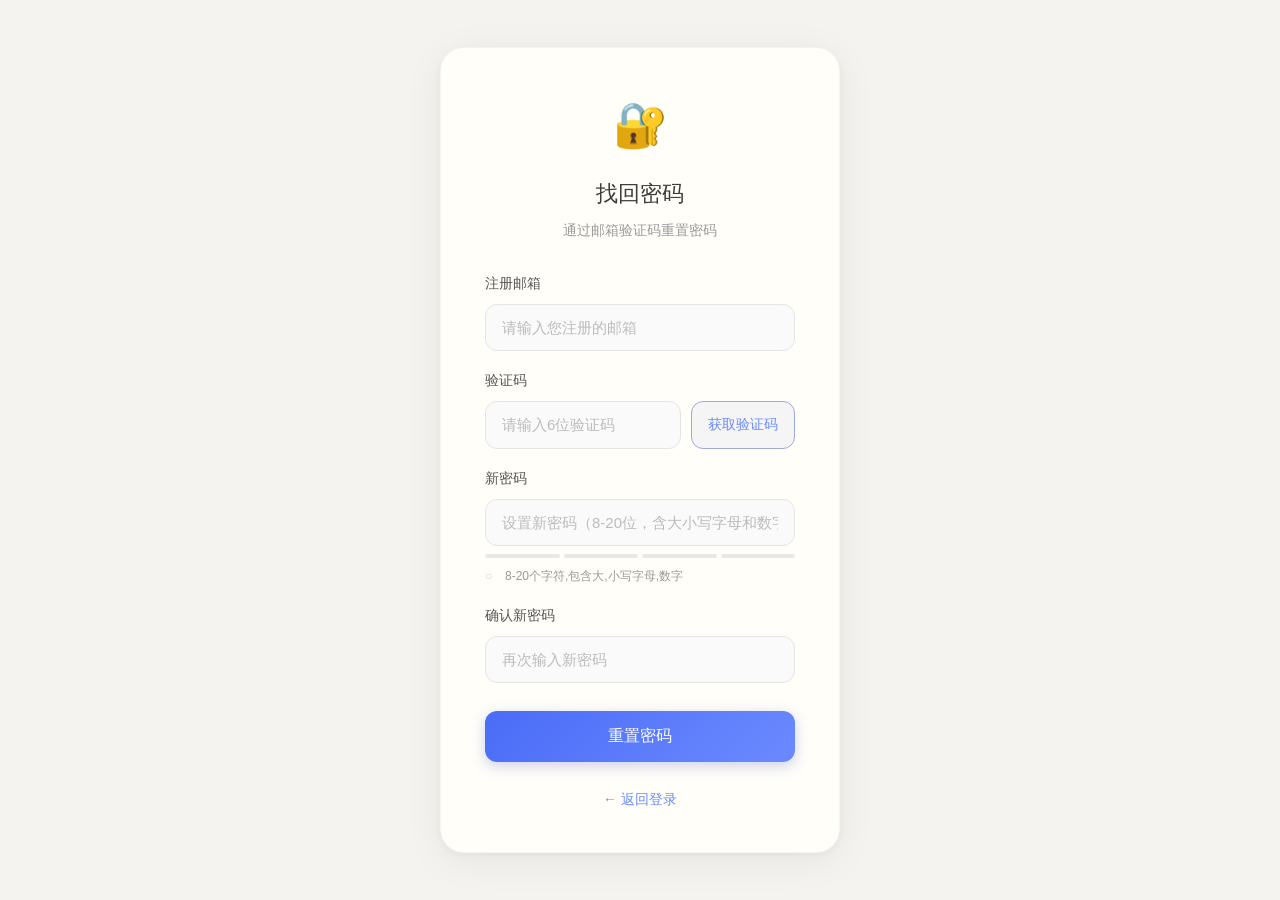
<file: templates/forgot-password.html>
<!DOCTYPE html>
<html lang="zh-CN">
<head>
    <meta charset="UTF-8">
    <meta name="viewport" content="width=device-width, initial-scale=1.0">
    <title>找回密码 - 智学伴</title>
    <link rel="stylesheet" href="/static/css/style.css">
    <style>
        * { margin: 0; padding: 0; box-sizing: border-box; }
        body {
            font-family: "PingFang SC", "Microsoft YaHei", "Hiragino Sans GB", "Noto Sans SC", sans-serif;
            background: #f5f3ef;
            min-height: 100vh;
            display: flex;
            align-items: center;
            justify-content: center;
            padding: 20px;
            -webkit-font-smoothing: antialiased;
        }
        .reset-card {
            background: #fffef9;
            border-radius: 24px;
            box-shadow: 0 8px 40px rgba(0,0,0,0.06), 0 2px 8px rgba(0,0,0,0.04);
            width: 100%;
            max-width: 400px;
            padding: 40px 44px;
            border: 1px solid rgba(0,0,0,0.04);
        }
        .reset-header {
            text-align: center;
            margin-bottom: 30px;
        }
        .reset-header .icon { font-size: 44px; margin-bottom: 12px; }
        .reset-header h1 { color: #3d3d3d; font-size: 22px; margin-bottom: 6px; font-weight: 500; }
        .reset-header p { color: #999; font-size: 14px; }

        .form-item { margin-bottom: 18px; }
        .form-item label {
            display: block;
            color: #555;
            font-size: 14px;
            font-weight: 500;
            margin-bottom: 8px;
        }
        .form-item input {
            width: 100%;
            padding: 14px 16px;
            border: 1.5px solid #e5e5e5;
            border-radius: 12px;
            font-size: 15px;
            transition: all 0.25s;
            background: #fafafa;
        }
        .form-item input:focus {
            outline: none;
            border-color: #9fa8da;
            background: #fff;
            box-shadow: 0 0 0 4px rgba(92, 107, 192, 0.08);
        }
        .form-item input.error { border-color: #ef9a9a; background: #fff5f5; }
        .form-item input.valid { border-color: #a5d6a7; }
        .form-item input::placeholder { color: #bbb; }
        .error-msg { color: #e57373; font-size: 12px; margin-top: 6px; display: none; }
        .error-msg.show { display: block; }

        .code-row { display: flex; gap: 10px; }
        .code-row input { flex: 1; }
        .btn-code {
            padding: 14px 16px;
            background: #f5f5f5;
            color: #6b8aff;
            border: 1.5px solid #9fa8da;
            border-radius: 12px;
            font-size: 14px;
            font-weight: 500;
            cursor: pointer;
            transition: all 0.25s;
            white-space: nowrap;
            min-width: 100px;
        }
        .btn-code:hover:not(:disabled) { background: #e8eaf6; }
        .btn-code:disabled { background: #f0f0f0; border-color: #e0e0e0; color: #999; cursor: not-allowed; }

        .password-strength { margin-top: 8px; display: flex; gap: 4px; }
        .strength-bar { flex: 1; height: 4px; background: #e8e8e8; border-radius: 2px; transition: all 0.3s; }
        .strength-bar.active.weak { background: #e57373; }
        .strength-bar.active.medium { background: #ffb74d; }
        .strength-bar.active.strong { background: #81c784; }
        .strength-label { font-size: 12px; margin-top: 4px; }
        .strength-label.weak { color: #e57373; }
        .strength-label.medium { color: #ffb74d; }
        .strength-label.strong { color: #81c784; }

        .requirements { margin-top: 8px; font-size: 12px; color: #999; list-style: none; padding: 0; }
        .requirements li { margin: 4px 0; padding-left: 20px; position: relative; transition: color 0.2s; }
        .requirements li::before { content: '○'; position: absolute; left: 0; color: #ccc; }
        .requirements li.valid::before { content: '✓'; color: #81c784; }
        .requirements li.valid { color: #81c784; }

        .btn-reset {
            width: 100%;
            padding: 15px;
            background: linear-gradient(135deg, #4a6cf7, #6b8aff);
            color: white;
            border: none;
            border-radius: 12px;
            font-size: 16px;
            font-weight: 500;
            cursor: pointer;
            transition: all 0.25s;
            margin-top: 10px;
            box-shadow: 0 4px 14px rgba(92, 107, 192, 0.3);
        }
        .btn-reset:hover:not(:disabled) { transform: translateY(-2px); box-shadow: 0 6px 20px rgba(92, 107, 192, 0.4); }
        .btn-reset:disabled { opacity: 0.6; cursor: not-allowed; transform: none; box-shadow: none; }

        .reset-footer { text-align: center; margin-top: 26px; color: #999; font-size: 14px; }
        .reset-footer a { color: #6b8aff; text-decoration: none; font-weight: 500; }
        .reset-footer a:hover { color: #4a6cf7; }

        .alert {
            padding: 13px 16px;
            border-radius: 10px;
            margin-bottom: 20px;
            font-size: 14px;
            display: none;
            border: 1px solid transparent;
        }
        .alert.error { background: #fff5f5; color: #c62828; border-color: #ffcdd2; }
        .alert.success { background: #f5fdf5; color: #2e7d32; border-color: #c8e6c9; }

        .success-view { text-align: center; padding: 20px 0; }
        .success-view .icon { font-size: 64px; margin-bottom: 20px; }
        .success-view h2 { color: #3d3d3d; margin-bottom: 10px; font-weight: 500; }
        .success-view p { color: #777; margin-bottom: 30px; }
        .btn-login {
            display: inline-block;
            padding: 14px 36px;
            background: linear-gradient(135deg, #4a6cf7, #6b8aff);
            color: white;
            text-decoration: none;
            border-radius: 12px;
            font-weight: 500;
            box-shadow: 0 4px 14px rgba(92, 107, 192, 0.3);
        }

        .section-title {
            font-size: 13px;
            color: #999;
            margin: 15px 0 10px 0;
            padding-bottom: 5px;
            border-bottom: 1px dashed #e0e0e0;
        }
        .section-title:first-of-type { margin-top: 0; }
    </style>
</head>
<body>
    <div class="reset-card">
        <div class="reset-header">
            <div class="icon">🔐</div>
            <h1>找回密码</h1>
            <p>通过邮箱验证码重置密码</p>
        </div>

        <div id="alertError" class="alert error"></div>
        <div id="alertSuccess" class="alert success"></div>

        <form id="resetForm">
            <div class="form-item">
                <label>注册邮箱</label>
                <input type="email" id="email" placeholder="请输入您注册的邮箱">
                <div class="error-msg" id="emailError"></div>
            </div>

            <div class="form-item">
                <label>验证码</label>
                <div class="code-row">
                    <input type="text" id="code" placeholder="请输入6位验证码" maxlength="6">
                    <button type="button" class="btn-code" id="sendBtn" onclick="sendCode()">获取验证码</button>
                </div>
                <div class="error-msg" id="codeError"></div>
            </div>

            <div class="form-item">
                <label>新密码</label>
                <input type="password" id="newPwd" placeholder="设置新密码（8-20位，含大小写字母和数字）" maxlength="20">
                <div class="password-strength">
                    <div class="strength-bar" id="str1"></div>
                    <div class="strength-bar" id="str2"></div>
                    <div class="strength-bar" id="str3"></div>
                    <div class="strength-bar" id="str4"></div>
                </div>
                <div class="strength-label" id="strengthLabel"></div>
                <ul class="requirements">
                    <li id="reqLen">8-20个字符,包含大,小写字母,数字</li>
                </ul>
                <div class="error-msg" id="newPwdError"></div>
            </div>

            <div class="form-item">
                <label>确认新密码</label>
                <input type="password" id="confirmPwd" placeholder="再次输入新密码" maxlength="20">
                <div class="error-msg" id="confirmPwdError"></div>
            </div>

            <button type="button" class="btn-reset" id="resetBtn" onclick="doReset()">重置密码</button>
        </form>

        <div id="successView" class="success-view" style="display: none;">
            <div class="icon">🎉</div>
            <h2>密码重置成功！</h2>
            <p>请使用新密码登录</p>
            <a href="/login" class="btn-login">立即登录</a>
        </div>

        <div class="reset-footer">
            <a href="/login">← 返回登录</a>
        </div>
    </div>

    <script src="/static/js/main.js"></script>
    <script>
        const $ = id => document.getElementById(id);
        let resetToken = '';
        let countdownTimer = null;
        let codeVerified = false;

        function showAlert(type, msg) {
            const el = type === 'error' ? $('alertError') : $('alertSuccess');
            el.textContent = msg;
            el.style.display = 'block';
            if (type === 'error') {
                $('alertSuccess').style.display = 'none';
            } else {
                $('alertError').style.display = 'none';
            }
        }

        function hideAlerts() {
            $('alertError').style.display = 'none';
            $('alertSuccess').style.display = 'none';
        }

        function validateEmail() {
            const email = $('email').value.trim();
            const errorEl = $('emailError');
            if (!email) {
                errorEl.textContent = '请输入邮箱';
                errorEl.classList.add('show');
                $('email').classList.add('error');
                return false;
            }
            if (!/^[a-zA-Z0-9._%+-]+@[a-zA-Z0-9.-]+\.[a-zA-Z]{2,}$/.test(email)) {
                errorEl.textContent = '邮箱格式不正确';
                errorEl.classList.add('show');
                $('email').classList.add('error');
                return false;
            }
            errorEl.classList.remove('show');
            $('email').classList.remove('error');
            $('email').classList.add('valid');
            return true;
        }

        function validateCode() {
            const code = $('code').value.trim();
            const errorEl = $('codeError');
            if (!code) {
                errorEl.textContent = '请输入验证码';
                errorEl.classList.add('show');
                $('code').classList.add('error');
                return false;
            }
            if (!/^\d{6}$/.test(code)) {
                errorEl.textContent = '验证码为6位数字';
                errorEl.classList.add('show');
                $('code').classList.add('error');
                return false;
            }
            errorEl.classList.remove('show');
            $('code').classList.remove('error');
            return true;
        }

        function validatePassword() {
            const pwd = $('newPwd').value;
            const errorEl = $('newPwdError');
            
            // 安全地移除 valid 类
            ['reqLen', 'reqUpper', 'reqLower', 'reqNum'].forEach(id => {
                const el = $(id);
                if (el) el.classList.remove('valid');
            });
            
            if (!pwd) {
                return false;
            }
            
            let valid = true;
            
            // 安全地添加 valid 类
            const reqLen = $('reqLen');
            if (reqLen) {
                if (pwd.length >= 8 && pwd.length <= 20) {
                    reqLen.classList.add('valid');
                } else {
                    valid = false;
                }
            }
            
            const reqUpper = $('reqUpper');
            if (reqUpper) {
                if (/[A-Z]/.test(pwd)) {
                    reqUpper.classList.add('valid');
                } else {
                    valid = false;
                }
            }
            
            const reqLower = $('reqLower');
            if (reqLower) {
                if (/[a-z]/.test(pwd)) {
                    reqLower.classList.add('valid');
                } else {
                    valid = false;
                }
            }
            
            const reqNum = $('reqNum');
            if (reqNum) {
                if (/\d/.test(pwd)) {
                    reqNum.classList.add('valid');
                } else {
                    valid = false;
                }
            }
            
            if (errorEl) {
                if (!valid) {
                    errorEl.textContent = '密码不符合要求';
                    errorEl.classList.add('show');
                    $('newPwd').classList.add('error');
                } else {
                    errorEl.classList.remove('show');
                    $('newPwd').classList.remove('error');
                    $('newPwd').classList.add('valid');
                }
            }
            
            updateStrength(pwd);
            validateConfirmPwd();
            return valid;
        }

        function updateStrength(pwd) {
            const bars = [$('str1'), $('str2'), $('str3'), $('str4')].filter(b => b !== null);
            const label = $('strengthLabel');
            
            // 安全地移除类
            bars.forEach(b => {
                if (b) b.classList.remove('active', 'weak', 'medium', 'strong');
            });
            
            if (label) {
                label.className = 'strength-label';
                label.textContent = '';
            }
            
            if (!pwd) return;
            
            let strength = 0;
            if (pwd.length >= 8) strength++;
            if (/[A-Z]/.test(pwd)) strength++;
            if (/[a-z]/.test(pwd)) strength++;
            if (/\d/.test(pwd)) strength++;
            
            let level = '', text = '';
            if (strength <= 2) { level = 'weak'; text = '弱'; }
            else if (strength === 3) { level = 'medium'; text = '中等'; }
            else { level = 'strong'; text = '强'; }
            
            for (let i = 0; i < strength && i < bars.length; i++) {
                if (bars[i]) bars[i].classList.add('active', level);
            }
            
            if (label && strength > 0) {
                label.textContent = `密码强度: ${text}`;
                label.classList.add(level);
            }
        }

        function validateConfirmPwd() {
            const pwd = $('newPwd').value;
            const confirmPwd = $('confirmPwd').value;
            const errorEl = $('confirmPwdError');
            if (!confirmPwd) return false;
            if (confirmPwd !== pwd) {
                errorEl.textContent = '两次密码不一致';
                errorEl.classList.add('show');
                $('confirmPwd').classList.add('error');
                return false;
            }
            errorEl.classList.remove('show');
            $('confirmPwd').classList.remove('error');
            $('confirmPwd').classList.add('valid');
            return true;
        }

        $('email').addEventListener('blur', () => { if ($('email').value.trim()) validateEmail(); });
        $('code').addEventListener('blur', () => { if ($('code').value.trim()) validateCode(); });
        $('newPwd').addEventListener('input', validatePassword);
        $('confirmPwd').addEventListener('input', validateConfirmPwd);

        async function sendCode() {
            hideAlerts();
            if (!validateEmail()) return;

            const sendBtn = $('sendBtn');
            sendBtn.disabled = true;
            sendBtn.textContent = '发送中...';

            try {
                const csrfRes = await fetch('/api/auth/csrf-token');
                if (!csrfRes.ok) throw new Error('CSRF获取失败');
                const csrfData = await csrfRes.json();
                const csrfToken = csrfData.csrf_token;

                const res = await fetch('/api/auth/password/reset/request', {
                    method: 'POST',
                    headers: { 'Content-Type': 'application/json', 'X-CSRF-Token': csrfToken },
                    body: JSON.stringify({ email: $('email').value.trim().toLowerCase() })
                });

                const data = await res.json();

                if (res.ok) {
                    resetToken = data.reset_token;
                    showAlert('success', '验证码已发送，请查收邮件');
                    startCountdown();
                } else {
                    showAlert('error', data.error || '发送失败');
                    sendBtn.disabled = false;
                    sendBtn.textContent = '获取验证码';
                }
            } catch (err) {
                console.error('发送失败:', err);
                showAlert('error', '网络错误，请稍后重试');
                sendBtn.disabled = false;
                sendBtn.textContent = '获取验证码';
            }
        }

        function startCountdown() {
            let seconds = 60;
            const sendBtn = $('sendBtn');
            if (countdownTimer) clearInterval(countdownTimer);
            sendBtn.disabled = true;
            sendBtn.textContent = '重新发送 (60s)';
            countdownTimer = setInterval(() => {
                seconds--;
                sendBtn.textContent = `重新发送 (${seconds}s)`;
                if (seconds <= 0) {
                    clearInterval(countdownTimer);
                    sendBtn.disabled = false;
                    sendBtn.textContent = '获取验证码';
                }
            }, 1000);
        }

        async function doReset() {
            hideAlerts();

            if (!validateEmail()) return;
            if (!validateCode()) return;

            const pwdValid = validatePassword();
            if (!pwdValid) {
                showAlert('error', '密码不符合要求');
                return;
            }
            if (!validateConfirmPwd()) {
                showAlert('error', '两次密码输入不一致');
                return;
            }

            if (!resetToken) {
                showAlert('error', '请先获取验证码');
                return;
            }

            const resetBtn = $('resetBtn');
            resetBtn.disabled = true;
            resetBtn.textContent = '重置中...';

            try {
                const csrfRes = await fetch('/api/auth/csrf-token');
                if (!csrfRes.ok) throw new Error('CSRF获取失败');
                const csrfData = await csrfRes.json();
                const csrfToken = csrfData.csrf_token;

                const verifyRes = await fetch('/api/auth/password/reset/verify', {
                    method: 'POST',
                    headers: { 'Content-Type': 'application/json', 'X-CSRF-Token': csrfToken },
                    body: JSON.stringify({ reset_token: resetToken, code: $('code').value.trim() })
                });

                const verifyData = await verifyRes.json();
                if (!verifyRes.ok) {
                    showAlert('error', verifyData.error || '验证码验证失败');
                    resetBtn.disabled = false;
                    resetBtn.textContent = '重置密码';
                    return;
                }

                const res = await fetch('/api/auth/password/reset', {
                    method: 'POST',
                    headers: { 'Content-Type': 'application/json', 'X-CSRF-Token': csrfToken },
                    body: JSON.stringify({
                        reset_token: resetToken,
                        new_password: $('newPwd').value,
                        confirm_password: $('confirmPwd').value
                    })
                });

                const data = await res.json();

                if (res.ok) {
                    $('resetForm').style.display = 'none';
                    $('successView').style.display = 'block';
                    if (countdownTimer) clearInterval(countdownTimer);
                } else {
                    showAlert('error', data.error || '重置失败');
                }
            } catch (err) {
                console.error('重置失败:', err);
                showAlert('error', '网络错误，请稍后重试');
            } finally {
                resetBtn.disabled = false;
                resetBtn.textContent = '重置密码';
            }
        }
    </script>
</body>
</html>
</file>
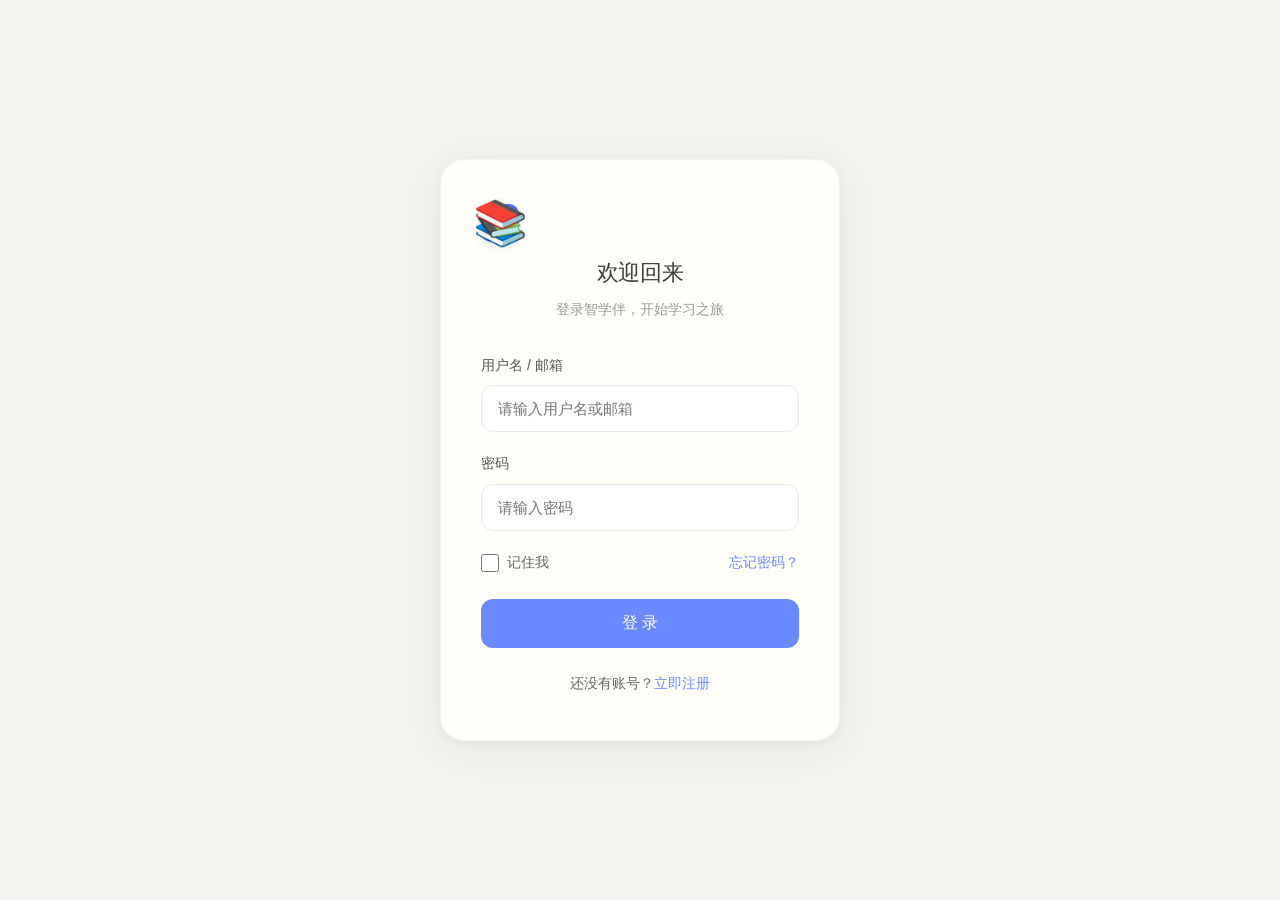
<file: templates/login.html>
<!DOCTYPE html>
<html lang="zh-CN">
<head>
    <meta charset="UTF-8">
    <meta name="viewport" content="width=device-width, initial-scale=1.0">
    <title>登录 - 智学伴</title>
    <link rel="stylesheet" href="/static/css/style.css">
    <style>
        body {
            font-family: "PingFang SC", "Microsoft YaHei", "Hiragino Sans GB", "Noto Sans SC", sans-serif;
            background: #f5f3ef;
            -webkit-font-smoothing: antialiased;
        }
        .auth-container {
            min-height: 100vh;
            display: flex;
            align-items: center;
            justify-content: center;
            background: #f5f3ef;
            padding: 20px;
        }
        .auth-card {
            background: #fffef9;
            border-radius: 24px;
            box-shadow: 0 8px 40px rgba(0,0,0,0.06), 0 2px 8px rgba(0,0,0,0.04);
            width: 100%;
            max-width: 400px;
            padding: 44px 40px;
            border: 1px solid rgba(0,0,0,0.04);
        }
        .auth-header {
            text-align: center;
            margin-bottom: 32px;
        }
        .auth-header .logo-icon {
            font-size: 44px;
            margin-bottom: 12px;
        }
        .auth-header h1 {
            color: #3d3d3d;
            font-size: 22px;
            margin: 0 0 6px 0;
            font-weight: 500;
            letter-spacing: -0.3px;
        }
        .auth-header p {
            color: #999;
            font-size: 14px;
            margin: 0;
        }
        .form-group {
            margin-bottom: 20px;
        }
        .form-group label {
            display: block;
            margin-bottom: 8px;
            color: #555;
            font-size: 14px;
            font-weight: 500;
        }
        .form-group input {
            width: 100%;
            padding: 14px 16px;
            border: 1px solid #e8e8e8;
            border-radius: 12px;
            font-size: 15px;
            transition: all 0.2s;
            background: #fff;
            box-sizing: border-box;
        }
        .form-group input:focus {
            outline: none;
            border-color: #6b8aff;
            box-shadow: 0 0 0 3px rgba(121, 134, 203, 0.1);
        }
        .error-text {
            color: #c62828;
            font-size: 13px;
            margin-top: 6px;
            display: none;
        }
        .checkbox-group {
            display: flex;
            justify-content: space-between;
            align-items: center;
            margin-bottom: 24px;
            font-size: 14px;
        }
        .checkbox-group label {
            display: flex;
            align-items: center;
            gap: 8px;
            color: #666;
            cursor: pointer;
        }
        .checkbox-group input[type="checkbox"] {
            width: 18px;
            height: 18px;
            accent-color: #6b8aff;
        }
        .forgot-link {
            color: #6b8aff;
            text-decoration: none;
            font-weight: 500;
        }
        .forgot-link:hover {
            color: #4a6cf7;
        }
        .btn-auth {
            width: 100%;
            padding: 14px;
            background: #6b8aff;
            color: white;
            border: none;
            border-radius: 12px;
            font-size: 16px;
            font-weight: 500;
            cursor: pointer;
            transition: all 0.2s;
        }
        .btn-auth:hover {
            background: #4a6cf7;
        }
        .btn-auth:disabled {
            background: #ccc;
            cursor: not-allowed;
        }
        .auth-footer {
            text-align: center;
            margin-top: 24px;
            color: #666;
            font-size: 14px;
        }
        .auth-footer a {
            color: #6b8aff;
            text-decoration: none;
            font-weight: 500;
        }
        .auth-footer a:hover {
            color: #4a6cf7;
        }
        .alert {
            padding: 13px 16px;
            border-radius: 10px;
            margin-bottom: 20px;
            font-size: 14px;
            display: none;
            border: 1px solid transparent;
        }
        .alert.error {
            background: #fff5f5;
            color: #c62828;
            border-color: #ffcdd2;
        }
        .alert.success {
            background: #f5fdf5;
            color: #2e7d32;
            border-color: #c8e6c9;
        }
    </style>
</head>
<body>
    <div class="auth-container">
        <div class="auth-card">
            <div class="auth-header">
                <div class="logo-icon">📚</div>
                <h1>欢迎回来</h1>
                <p>登录智学伴，开始学习之旅</p>
            </div>

            <div id="errorAlert" class="alert error"></div>
            <div id="successAlert" class="alert success"></div>

            <form id="loginForm">
                <div class="form-group">
                    <label for="username">用户名 / 邮箱</label>
                    <input type="text" id="username" name="username" placeholder="请输入用户名或邮箱" required>
                    <div class="error-text" id="usernameError"></div>
                </div>

                <div class="form-group">
                    <label for="password">密码</label>
                    <input type="password" id="password" name="password" placeholder="请输入密码" required>
                    <div class="error-text" id="passwordError"></div>
                </div>

                <div class="checkbox-group">
                    <label>
                        <input type="checkbox" id="remember" name="remember">
                        记住我
                    </label>
                    <a href="/forgot-password" class="forgot-link">忘记密码？</a>
                </div>

                <button type="submit" class="btn-auth" id="loginBtn">登 录</button>
            </form>

            <div class="auth-footer">
                还没有账号？<a href="/register">立即注册</a>
            </div>
        </div>
    </div>

    <script src="/static/js/main.js"></script>
    <script>
        const loginForm = document.getElementById('loginForm');
        const loginBtn = document.getElementById('loginBtn');
        const errorAlert = document.getElementById('errorAlert');
        const successAlert = document.getElementById('successAlert');

        function showError(msg) {
            errorAlert.textContent = msg;
            errorAlert.style.display = 'block';
            successAlert.style.display = 'none';
        }

        function showSuccess(msg) {
            successAlert.textContent = msg;
            successAlert.style.display = 'block';
            errorAlert.style.display = 'none';
        }

        function hideAlerts() {
            errorAlert.style.display = 'none';
            successAlert.style.display = 'none';
        }

        loginForm.addEventListener('submit', async function(e) {
            e.preventDefault();
            hideAlerts();

            const username = document.getElementById('username').value.trim();
            const password = document.getElementById('password').value;
            const remember = document.getElementById('remember').checked;

            if (!username || !password) {
                showError('请填写所有字段');
                return;
            }

            loginBtn.disabled = true;
            loginBtn.textContent = '登录中...';

            try {
                const csrfResponse = await fetch('/api/auth/csrf-token');
                if (!csrfResponse.ok) {
                    throw new Error('CSRF token获取失败');
                }
                const csrfData = await csrfResponse.json();
                const csrfToken = csrfData.csrf_token;

                const response = await fetch('/api/auth/login', {
                    method: 'POST',
                    headers: {
                        'Content-Type': 'application/json',
                        'X-CSRF-Token': csrfToken
                    },
                    body: JSON.stringify({ username, password, remember })
                });

                const data = await response.json();

                if (response.ok) {
                    showSuccess('登录成功！正在跳转...');
                    setAuth(data.token, data.user);
                    setTimeout(() => {
                        location.href = '/';
                    }, 1000);
                } else {
                    showError(data.error || '登录失败');
                    if (data.remaining_attempts) {
                        showError(`登录失败，还可以尝试 ${data.remaining_attempts} 次`);
                    }
                }
            } catch (err) {
                showError('网络错误，请稍后重试');
                console.error(err);
            } finally {
                loginBtn.disabled = false;
                loginBtn.textContent = '登 录';
            }
        });
    </script>
</body>
</html>
</file>
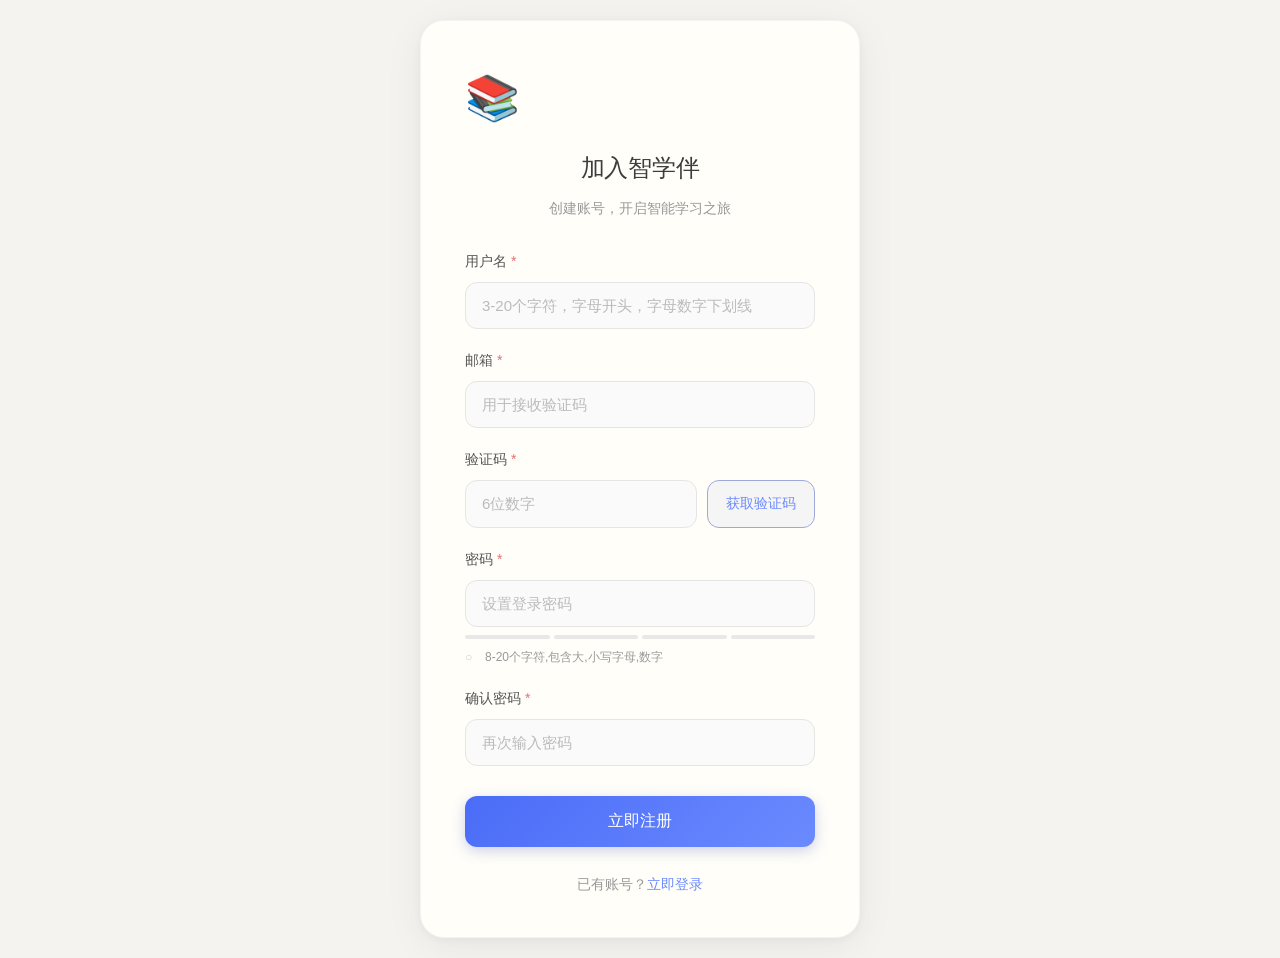
<file: templates/register.html>
<!DOCTYPE html>
<html lang="zh-CN">
<head>
    <meta charset="UTF-8">
    <meta name="viewport" content="width=device-width, initial-scale=1.0">
    <title>注册 - 智学伴</title>
    <link rel="stylesheet" href="/static/css/style.css">
    <style>
        * {
            margin: 0;
            padding: 0;
            box-sizing: border-box;
        }
        body {
            font-family: "PingFang SC", "Microsoft YaHei", "Hiragino Sans GB", "Noto Sans SC", sans-serif;
            background: #f5f3ef;
            min-height: 100vh;
            display: flex;
            align-items: center;
            justify-content: center;
            padding: 20px;
            -webkit-font-smoothing: antialiased;
        }
        .register-container {
            background: #fffef9;
            border-radius: 24px;
            box-shadow: 0 8px 40px rgba(0,0,0,0.06), 0 2px 8px rgba(0,0,0,0.04);
            width: 100%;
            max-width: 440px;
            padding: 40px 44px;
            border: 1px solid rgba(0,0,0,0.04);
        }
        .register-header {
            text-align: center;
            margin-bottom: 30px;
        }
        .register-header .logo {
            font-size: 44px;
            margin-bottom: 12px;
        }
        .register-header h1 {
            color: #3d3d3d;
            font-size: 24px;
            margin-bottom: 8px;
            font-weight: 500;
            letter-spacing: -0.3px;
        }
        .register-header p {
            color: #999;
            font-size: 14px;
        }
        .form-item {
            margin-bottom: 20px;
            position: relative;
        }
        .form-item label {
            display: block;
            color: #555;
            font-size: 14px;
            font-weight: 500;
            margin-bottom: 8px;
        }
        .form-item label .required {
            color: #e57373;
        }
        .form-item input {
            width: 100%;
            padding: 14px 16px;
            border: 1.5px solid #e5e5e5;
            border-radius: 12px;
            font-size: 15px;
            transition: all 0.25s;
            background: #fafafa;
        }
        .form-item input:focus {
            outline: none;
            border-color: #9fa8da;
            background: #fff;
            box-shadow: 0 0 0 4px rgba(92, 107, 192, 0.08);
        }
        .form-item input.error {
            border-color: #ef9a9a;
            background: #fff5f5;
        }
        .form-item input.valid {
            border-color: #a5d6a7;
        }
        .form-item input::placeholder {
            color: #bbb;
        }
        .form-item .input-icon {
            position: absolute;
            right: 14px;
            top: 42px;
            font-size: 18px;
        }
        .form-item .error-msg {
            color: #e57373;
            font-size: 12px;
            margin-top: 6px;
            display: none;
        }
        .form-item .error-msg.show {
            display: block;
        }
        .form-item .hint {
            color: #999;
            font-size: 12px;
            margin-top: 6px;
        }
        .code-row {
            display: flex;
            gap: 10px;
        }
        .code-row input {
            flex: 1;
        }
        .btn-code {
            padding: 14px 18px;
            background: #f5f5f5;
            color: #6b8aff;
            border: 1.5px solid #9fa8da;
            border-radius: 12px;
            font-size: 14px;
            font-weight: 500;
            white-space: nowrap;
            cursor: pointer;
            transition: all 0.25s;
        }
        .btn-code:hover:not(:disabled) {
            background: #e8eaf6;
        }
        .btn-code:disabled {
            background: #f0f0f0;
            border-color: #e0e0e0;
            color: #999;
            cursor: not-allowed;
        }
        .password-strength {
            margin-top: 8px;
            display: flex;
            gap: 4px;
        }
        .strength-bar {
            flex: 1;
            height: 4px;
            background: #e8e8e8;
            border-radius: 2px;
            transition: all 0.3s;
        }
        .strength-label {
            font-size: 12px;
            margin-top: 4px;
        }
        .strength-label.weak { color: #e57373; }
        .strength-label.medium { color: #ffb74d; }
        .strength-label.strong { color: #81c784; }
        .strength-bar.active.weak { background: #e57373; }
        .strength-bar.active.medium { background: #ffb74d; }
        .strength-bar.active.strong { background: #81c784; }
        .requirements {
            margin-top: 8px;
            font-size: 12px;
            color: #999;
            list-style: none;
            padding: 0;
        }
        .requirements li {
            margin: 4px 0;
            padding-left: 20px;
            position: relative;
            transition: color 0.2s;
        }
        .requirements li::before {
            content: '○';
            position: absolute;
            left: 0;
            color: #ccc;
        }
        .requirements li.valid::before {
            content: '✓';
            color: #81c784;
        }
        .requirements li.valid {
            color: #81c784;
        }
        .btn-register {
            width: 100%;
            padding: 15px;
            background: linear-gradient(135deg, #4a6cf7, #6b8aff);
            color: white;
            border: none;
            border-radius: 12px;
            font-size: 16px;
            font-weight: 500;
            cursor: pointer;
            transition: all 0.25s;
            margin-top: 10px;
            box-shadow: 0 4px 14px rgba(92, 107, 192, 0.3);
        }
        .btn-register:hover:not(:disabled) {
            transform: translateY(-2px);
            box-shadow: 0 6px 20px rgba(92, 107, 192, 0.4);
        }
        .btn-register:disabled {
            opacity: 0.6;
            cursor: not-allowed;
            transform: none;
            box-shadow: none;
        }
        .register-footer {
            text-align: center;
            margin-top: 26px;
            color: #999;
            font-size: 14px;
        }
        .register-footer a {
            color: #6b8aff;
            text-decoration: none;
            font-weight: 500;
        }
        .register-footer a:hover {
            color: #4a6cf7;
        }
        .alert {
            padding: 13px 16px;
            border-radius: 10px;
            margin-bottom: 20px;
            font-size: 14px;
            display: none;
            border: 1px solid transparent;
        }
        .alert.error {
            background: #fff5f5;
            color: #c62828;
            border-color: #ffcdd2;
        }
        .alert.success {
            background: #f5fdf5;
            color: #2e7d32;
            border-color: #c8e6c9;
        }
        .success-container {
            text-align: center;
            padding: 40px 20px;
        }
        .success-container .icon {
            font-size: 64px;
            margin-bottom: 20px;
        }
        .success-container h2 {
            color: #3d3d3d;
            margin-bottom: 10px;
            font-weight: 500;
        }
        .success-container p {
            color: #777;
            margin-bottom: 30px;
        }
        .success-container .btn-login {
            display: inline-block;
            padding: 14px 36px;
            background: linear-gradient(135deg, #4a6cf7, #6b8aff);
            color: white;
            text-decoration: none;
            border-radius: 12px;
            font-weight: 500;
            box-shadow: 0 4px 14px rgba(92, 107, 192, 0.3);
        }
    </style>
</head>
<body>
    <div class="register-container">
        <div class="register-header">
            <div class="logo">📚</div>
            <h1>加入智学伴</h1>
            <p>创建账号，开启智能学习之旅</p>
        </div>

        <div id="alertError" class="alert error"></div>
        <div id="alertSuccess" class="alert success"></div>

        <div id="registerForm">
            <div class="form-item">
                <label>用户名 <span class="required">*</span></label>
                <input type="text" id="username" placeholder="3-20个字符，字母开头，字母数字下划线" maxlength="20">
                <div class="error-msg" id="usernameError"></div>
            </div>

            <div class="form-item">
                <label>邮箱 <span class="required">*</span></label>
                <input type="email" id="email" placeholder="用于接收验证码">
                <div class="error-msg" id="emailError"></div>
            </div>

            <div class="form-item">
                <label>验证码 <span class="required">*</span></label>
                <div class="code-row">
                    <input type="text" id="code" placeholder="6位数字" maxlength="6">
                    <button type="button" class="btn-code" id="sendCodeBtn" onclick="sendCode()">获取验证码</button>
                </div>
                <div class="error-msg" id="codeError"></div>
            </div>

            <div class="form-item">
                <label>密码 <span class="required">*</span></label>
                <input type="password" id="password" placeholder="设置登录密码" maxlength="20">
                <div class="password-strength">
                    <div class="strength-bar" id="str1"></div>
                    <div class="strength-bar" id="str2"></div>
                    <div class="strength-bar" id="str3"></div>
                    <div class="strength-bar" id="str4"></div>
                </div>
                <div class="strength-label" id="strengthLabel"></div>
                <ul class="requirements" id="pwdRequirements">
                    <li id="reqLen">8-20个字符,包含大,小写字母,数字</li>
                </ul>
                <div class="error-msg" id="passwordError"></div>
            </div>

            <div class="form-item">
                <label>确认密码 <span class="required">*</span></label>
                <input type="password" id="confirmPwd" placeholder="再次输入密码" maxlength="20">
                <div class="error-msg" id="confirmPwdError"></div>
            </div>

            <button type="button" class="btn-register" id="registerBtn" onclick="doRegister()">
                立即注册
            </button>
        </div>

        <div id="successView" class="success-container" style="display: none;">
            <div class="icon">🎉</div>
            <h2>注册成功！</h2>
            <p>欢迎加入智学伴，请登录开始学习之旅</p>
            <a href="/login" class="btn-login">立即登录</a>
        </div>

        <div class="register-footer">
            已有账号？<a href="/login">立即登录</a>
        </div>
    </div>

    <script src="/static/js/main.js"></script>
    <script>
        const $ = id => document.getElementById(id);
        let registerToken = '';
        let countdownTimer = null;
        let codeSent = false;

        function showError(id, msg) {
            const el = $(id);
            el.textContent = msg;
            el.classList.add('show');
        }

        function hideError(id) {
            const el = $(id);
            el.textContent = '';
            el.classList.remove('show');
        }

        function showAlert(type, msg) {
            const alertEl = type === 'error' ? $('alertError') : $('alertSuccess');
            alertEl.textContent = msg;
            alertEl.style.display = 'block';
            if (type === 'error') {
                $('alertSuccess').style.display = 'none';
            } else {
                $('alertError').style.display = 'none';
            }
        }

        function hideAlerts() {
            $('alertError').style.display = 'none';
            $('alertSuccess').style.display = 'none';
        }

        function setInputState(id, state) {
            const input = $(id);
            input.classList.remove('error', 'valid');
            if (state) input.classList.add(state);
        }

        function validateUsername() {
            const username = $('username').value.trim();
            hideError('usernameError');
            setInputState('username', '');
            if (!username) {
                showError('usernameError', '请输入用户名');
                return false;
            }
            if (username.length < 3 || username.length > 20) {
                showError('usernameError', '用户名需3-20个字符');
                setInputState('username', 'error');
                return false;
            }
            if (!/^[a-zA-Z][a-zA-Z0-9_]*$/.test(username)) {
                showError('usernameError', '以字母开头，仅含字母数字下划线');
                setInputState('username', 'error');
                return false;
            }
            setInputState('username', 'valid');
            return true;
        }

        function validateEmail() {
            const email = $('email').value.trim();
            hideError('emailError');
            setInputState('email', '');
            if (!email) {
                showError('emailError', '请输入邮箱');
                return false;
            }
            if (!/^[a-zA-Z0-9._%+-]+@[a-zA-Z0-9.-]+\.[a-zA-Z]{2,}$/.test(email)) {
                showError('emailError', '邮箱格式不正确');
                setInputState('email', 'error');
                return false;
            }
            setInputState('email', 'valid');
            return true;
        }

        function validateCode() {
            const code = $('code').value.trim();
            hideError('codeError');
            setInputState('code', '');
            if (!code) {
                showError('codeError', '请输入验证码');
                return false;
            }
            if (!/^\d{6}$/.test(code)) {
                showError('codeError', '验证码为6位数字');
                setInputState('code', 'error');
                return false;
            }
            setInputState('code', 'valid');
            return true;
        }

        function validatePassword() {
            const pwd = $('password').value;
            hideError('passwordError');
            setInputState('password', '');
            const reqs = ['reqLen', 'reqUpper', 'reqLower', 'reqNum'];
            reqs.forEach(r => {
                const el = $(r);
                if (el) {
                    el.classList.remove('valid');
                }
            });
            if (!pwd) {
                showError('passwordError', '请设置密码');
                return false;
            }
            let valid = true;
            if (pwd.length >= 8 && pwd.length <= 20) {
                const el = $('reqLen');
                if (el) {
                    el.classList.add('valid');
                }
            } else {
                valid = false;
            }
            if (/[A-Z]/.test(pwd)) {
                const el = $('reqUpper');
                if (el) {
                    el.classList.add('valid');
                }
            } else {
                valid = false;
            }
            if (/[a-z]/.test(pwd)) {
                const el = $('reqLower');
                if (el) {
                    el.classList.add('valid');
                }
            } else {
                valid = false;
            }
            if (/\d/.test(pwd)) {
                const el = $('reqNum');
                if (el) {
                    el.classList.add('valid');
                }
            } else {
                valid = false;
            }
            if (!valid) {
                showError('passwordError', '密码不符合要求');
                setInputState('password', 'error');
            } else {
                setInputState('password', 'valid');
            }
            updateStrength(pwd);
            validateConfirmPwd();
            return valid;
        }

        function updateStrength(pwd) {
            const bars = [$('str1'), $('str2'), $('str3'), $('str4')];
            const label = $('strengthLabel');
            bars.forEach(b => b.classList.remove('active', 'weak', 'medium', 'strong'));
            label.className = 'strength-label';
            label.textContent = '';
            if (!pwd) return;
            let strength = 0;
            if (pwd.length >= 8) strength++;
            if (/[A-Z]/.test(pwd)) strength++;
            if (/[a-z]/.test(pwd)) strength++;
            if (/\d/.test(pwd)) strength++;
            let level = '', text = '';
            if (strength <= 2) {
                level = 'weak';
                text = '弱';
            } else if (strength === 3) {
                level = 'medium';
                text = '中等';
            } else {
                level = 'strong';
                text = '强';
            }
            for (let i = 0; i < strength; i++) {
                bars[i].classList.add('active', level);
            }
            if (strength > 0) {
                label.textContent = `密码强度: ${text}`;
                label.classList.add(level);
            }
        }

        function validateConfirmPwd() {
            const pwd = $('password').value;
            const confirmPwd = $('confirmPwd').value;
            hideError('confirmPwdError');
            setInputState('confirmPwd', '');
            if (!confirmPwd) {
                return false;
            }
            if (confirmPwd !== pwd) {
                showError('confirmPwdError', '两次密码不一致');
                setInputState('confirmPwd', 'error');
                return false;
            }
            setInputState('confirmPwd', 'valid');
            return true;
        }

        $('username').addEventListener('blur', () => {
            if ($('username').value.trim()) validateUsername();
        });
        $('email').addEventListener('blur', () => {
            if ($('email').value.trim()) validateEmail();
        });
        $('code').addEventListener('blur', () => {
            if ($('code').value.trim()) validateCode();
        });
        $('password').addEventListener('input', validatePassword);
        $('confirmPwd').addEventListener('input', validateConfirmPwd);

        async function sendCode() {
            hideAlerts();
            if (!validateUsername()) return;
            if (!validateEmail()) return;

            const sendBtn = $('sendCodeBtn');
            sendBtn.disabled = true;
            sendBtn.textContent = '发送中...';

            try {
                const csrfRes = await fetch('/api/auth/csrf-token');
                if (!csrfRes.ok) throw new Error('CSRF获取失败');
                const csrfData = await csrfRes.json();
                const csrfToken = csrfData.csrf_token;

                const res = await fetch('/api/auth/send-verification-code', {
                    method: 'POST',
                    headers: {
                        'Content-Type': 'application/json',
                        'X-CSRF-Token': csrfToken
                    },
                    body: JSON.stringify({
                        username: $('username').value.trim(),
                        email: $('email').value.trim().toLowerCase()
                    })
                });

                const data = await res.json();

                if (res.ok) {
                    registerToken = data.register_token;
                    codeSent = true;
                    showAlert('success', '验证码已发送，请查收邮件');
                    startCountdown();
                    $('code').focus();
                } else {
                    showAlert('error', data.error || '发送失败');
                    sendBtn.disabled = false;
                    sendBtn.textContent = '获取验证码';
                }
            } catch (err) {
                console.error('发送验证码失败:', err);
                showAlert('error', '网络错误，请稍后重试');
                sendBtn.disabled = false;
                sendBtn.textContent = '获取验证码';
            }
        }

        function startCountdown() {
            let seconds = 60;
            const sendBtn = $('sendCodeBtn');
            sendBtn.disabled = true;
            sendBtn.textContent = `${seconds}s后可重发`;
            if (countdownTimer) clearInterval(countdownTimer);
            countdownTimer = setInterval(() => {
                seconds--;
                if (seconds <= 0) {
                    clearInterval(countdownTimer);
                    sendBtn.disabled = false;
                    sendBtn.textContent = '重新获取';
                } else {
                    sendBtn.textContent = `${seconds}s后可重发`;
                }
            }, 1000);
        }

        async function doRegister() {
            hideAlerts();
            if (!validateUsername()) return;
            if (!validateEmail()) return;
            if (!validateCode()) return;
            if (!validatePassword()) return;
            if (!validateConfirmPwd()) return;

            if (!codeSent) {
                showAlert('error', '请先获取验证码');
                return;
            }

            const btn = $('registerBtn');
            btn.disabled = true;
            btn.textContent = '注册中...';

            try {
                const csrfRes = await fetch('/api/auth/csrf-token');
                if (!csrfRes.ok) throw new Error('CSRF获取失败');
                const csrfData = await csrfRes.json();
                const csrfToken = csrfData.csrf_token;

                const res = await fetch('/api/auth/register', {
                    method: 'POST',
                    headers: {
                        'Content-Type': 'application/json',
                        'X-CSRF-Token': csrfToken
                    },
                    body: JSON.stringify({
                        register_token: registerToken,
                        verification_code: $('code').value.trim(),
                        password: $('password').value,
                        confirm_password: $('confirmPwd').value
                    })
                });

                const data = await res.json();

                if (res.ok) {
                    $('registerForm').style.display = 'none';
                    $('successView').style.display = 'block';
                    if (countdownTimer) clearInterval(countdownTimer);
                } else {
                    showAlert('error', data.error || '注册失败');
                }
            } catch (err) {
                console.error('注册失败:', err);
                showAlert('error', '网络错误，请稍后重试');
            } finally {
                btn.disabled = false;
                btn.textContent = '立即注册';
            }
        }
    </script>
</body>
</html>
</file>
<file: static/css/style.css>
/* 智学伴 - 自然柔和风格 */
/* 设计理念：温暖、有机、柔和、亲切 */

* {
    margin: 0;
    padding: 0;
    box-sizing: border-box;
}

body {
    font-family: "PingFang SC", "Microsoft YaHei", "Hiragino Sans GB", "Noto Sans SC", sans-serif;
    background: #faf9f7;
    color: #4a4a4a;
    line-height: 1.7;
    -webkit-font-smoothing: antialiased;
}

/* ===== 导航栏 ===== */
/* 固定在顶部的导航栏，使用半透明背景和模糊效果，提升视觉层次感 */
.navbar {
    position: fixed;
    top: 0;
    left: 0;
    right: 0;
    height: 64px;
    background: rgba(255, 255, 255, 0.85);
    backdrop-filter: blur(20px);
    -webkit-backdrop-filter: blur(20px);
    display: flex;
    align-items: center;
    padding: 0 32px;
    box-shadow: 0 1px 3px rgba(0,0,0,0.04);
    z-index: 1000;
    border-bottom: 1px solid rgba(0,0,0,0.04);
}

.logo {
    display: flex;
    align-items: center;
    color: #5c6bc0;
    font-size: 22px;
    font-weight: 600;
    cursor: pointer;
    letter-spacing: -0.3px;
}

.logo-icon {
    width: 38px;
    height: 38px;
    background: #4a6cf7;
    border-radius: 10px;
    display: flex;
    align-items: center;
    justify-content: center;
    margin-right: 10px;
    font-size: 20px;
    box-shadow: 0 2px 8px rgba(92, 107, 192, 0.25);
}

.nav-items {
    display: flex;
    margin-left: 48px;
    flex: 1;
}

.nav-item {
    padding: 0 20px;
    height: 64px;
    display: flex;
    align-items: center;
    color: #666;
    text-decoration: none;
    cursor: pointer;
    transition: all 0.25s ease;
    font-size: 15px;
    position: relative;
}

.nav-item:hover, .nav-item.active {
    color: #5c6bc0;
}

.nav-item.active::after {
    content: '';
    position: absolute;
    bottom: 12px;
    left: 50%;
    transform: translateX(-50%);
    width: 20px;
    height: 3px;
    background: #4a6cf7;
    border-radius: 2px;
}

.user-info {
    display: flex;
    align-items: center;
    color: #5c6bc0;
    gap: 12px;
}

.logout-btn {
    color: #888;
    text-decoration: none;
    padding: 6px 14px;
    border: 1px solid #e8e8e8;
    border-radius: 20px;
    font-size: 13px;
    transition: all 0.25s;
}

.logout-btn:hover {
    background: #f5f5f5;
    color: #5c6bc0;
    border-color: #5c6bc0;
}

.user-avatar {
    width: 36px;
    height: 36px;
    background: linear-gradient(135deg, #e8eaf6, #c5cae9);
    border-radius: 50%;
    display: flex;
    align-items: center;
    justify-content: center;
    margin-right: 10px;
    font-size: 16px;
}

.auth-links {
    display: flex;
    align-items: center;
    gap: 12px;
}

.nav-link {
    color: #5c6bc0;
    text-decoration: none;
    padding: 8px 18px;
    border-radius: 20px;
    background: #f0f2ff;
    font-size: 14px;
    font-weight: 500;
    transition: all 0.25s;
}

.nav-link:hover {
    background: #e8eaf6;
}

/* ===== 主内容 ===== */
.main-content {
    margin-top: 88px;
    padding: 24px;
    max-width: 1440px;
    margin-left: auto;
    margin-right: auto;
}

/* ===== 页面内容区域 ===== */
.page-content {
    display: flex;
    flex: 1;
}

/* 页面容器样式 */
.page {
    display: flex;
    flex: 1;
    width: 100%;
}

/* 页面激活状态 */
.page-active {
    display: flex !important;
}

/* 页面隐藏状态 */
.page-hidden {
    display: none !important;
}

.page-title {
    font-size: 24px;
    color: #333;
    margin-bottom: 24px;
    font-weight: 600;
    letter-spacing: -0.3px;
}

/* ===== 对话容器 ===== */
/* 聊天界面的主容器，包含聊天头部、消息区域和输入区域 */
.chat-container {
    background: #fff;
    border-radius: 20px;
    box-shadow: 0 4px 24px rgba(0,0,0,0.06);
    overflow: hidden;
    margin-bottom: 24px;
    border: 1px solid rgba(0,0,0,0.04);
}

.chat-header {
    background: #4a6cf7;
    color: white;
    padding: 24px;
    display: flex;
    align-items: center;
}

.chat-header-icon {
    width: 52px;
    height: 52px;
    background: rgba(255,255,255,0.2);
    border-radius: 14px;
    display: flex;
    align-items: center;
    justify-content: center;
    font-size: 28px;
    margin-right: 16px;
}

.chat-header-info h3 {
    font-size: 18px;
    margin-bottom: 4px;
    font-weight: 500;
}

.chat-header-info p {
    font-size: 13px;
    opacity: 0.85;
}

.chat-messages {
    height: 420px;
    overflow-y: auto;
    padding: 24px;
    background: #fafafa;
}

.chat-messages::-webkit-scrollbar {
    width: 6px;
}

.chat-messages::-webkit-scrollbar-track {
    background: transparent;
}

.chat-messages::-webkit-scrollbar-thumb {
    background: #ddd;
    border-radius: 3px;
}

.message {
    display: flex;
    margin-bottom: 20px;
    animation: messageIn 0.35s cubic-bezier(0.22, 1, 0.36, 1);
}

@keyframes messageIn {
    from { opacity: 0; transform: translateY(12px); }
    to { opacity: 1; transform: translateY(0); }
}

.message.user {
    flex-direction: row-reverse;
}

.message-avatar {
    width: 38px;
    height: 38px;
    border-radius: 50%;
    display: flex;
    align-items: center;
    justify-content: center;
    flex-shrink: 0;
    font-size: 18px;
    overflow: hidden;
}

.message-avatar-img {
    width: 100%;
    height: 100%;
    object-fit: cover;
    border-radius: 50%;
}

.message.user .message-avatar {
    background: #4a6cf7;
    color: white;
    margin-left: 12px;
}

.message.user .message-avatar:has(.message-avatar-img) {
    background: transparent;
}

.message.ai .message-avatar {
    background: linear-gradient(135deg, #66bb6a, #81c784);
    color: white;
    margin-right: 12px;
}

.message-content {
    max-width: 72%;
    padding: 14px 18px;
    border-radius: 18px;
    line-height: 1.75;
    font-size: 15px;
}

.message.user .message-content {
    background: #4a6cf7;
    color: white;
    border-bottom-right-radius: 6px;
}

.message.ai .message-content {
    background: #fff;
    color: #444;
    border: 1px solid #eee;
    border-bottom-left-radius: 6px;
    box-shadow: 0 2px 8px rgba(0,0,0,0.04);
}

.stream-status {
    display: inline-flex;
    align-items: center;
    gap: 8px;
    color: #64748b;
    font-size: 14px;
}

.answer-sources {
    margin-top: 14px;
    padding-top: 12px;
    border-top: 1px solid #e5e7eb;
    font-size: 13px;
}

.answer-sources-title {
    font-weight: 700;
    color: #334155;
    margin-bottom: 8px;
}

.answer-source-item {
    padding: 8px 0;
}

.answer-source-item + .answer-source-item {
    border-top: 1px dashed #e2e8f0;
}

.answer-source-head {
    font-weight: 600;
    color: #1f2937;
}

.answer-source-meta {
    margin-top: 3px;
    color: #64748b;
}

.answer-source-content {
    margin-top: 6px;
    padding: 8px 10px;
    border-radius: 6px;
    background: #f8fafc;
    color: #475569;
    line-height: 1.6;
}

.message-delete {
    background: none;
    border: none;
    cursor: pointer;
    font-size: 14px;
    opacity: 0.5;
    transition: opacity 0.3s;
    margin-left: 10px;
}

.message-delete:hover {
    opacity: 1;
}

.chat-input-area {
    padding: 18px 24px;
    background: #fff;
    display: flex;
    gap: 14px;
    border-top: 1px solid #f0f0f0;
}

.chat-input {
    flex: 1;
    padding: 14px 20px;
    border: 1.5px solid #e8e8e8;
    border-radius: 24px;
    font-size: 15px;
    outline: none;
    transition: all 0.25s;
    background: #fafafa;
}

.chat-input:focus {
    border-color: #9fa8da;
    background: #fff;
    box-shadow: 0 0 0 4px rgba(92, 107, 192, 0.08);
}

.chat-send-btn {
    padding: 14px 28px;
    background: #4a6cf7;
    color: white;
    border: none;
    border-radius: 24px;
    cursor: pointer;
    font-weight: 500;
    font-size: 15px;
    transition: all 0.25s;
    box-shadow: 0 4px 12px rgba(92, 107, 192, 0.3);
}

.chat-send-btn:hover {
    transform: translateY(-2px);
    box-shadow: 0 6px 16px rgba(92, 107, 192, 0.4);
}

/* ===== 推荐区域 ===== */
.recommend-section {
    background: #fff;
    border-radius: 16px;
    padding: 22px;
    margin-bottom: 24px;
    border: 1px solid rgba(0,0,0,0.04);
}

.recommend-section h3 {
    font-size: 16px;
    margin-bottom: 16px;
    color: #333;
    font-weight: 500;
}

.recommend-tags {
    display: flex;
    flex-wrap: wrap;
    gap: 10px;
}

.tag-item {
    padding: 10px 18px;
    background: #f5f5f7;
    border-radius: 22px;
    font-size: 14px;
    color: #666;
    cursor: pointer;
    transition: all 0.25s;
    border: 1px solid transparent;
}

.tag-item:hover {
    background: linear-gradient(135deg, #e8eaf6, #c5cae9);
    color: #5c6bc0;
    border-color: #9fa8da;
}

/* ===== 知识库页面 ===== */
.knowledge-header {
    display: flex;
    gap: 14px;
    margin-bottom: 24px;
}

.knowledge-search {
    flex: 1;
    padding: 14px 18px;
    border: 1.5px solid #e8e8e8;
    border-radius: 24px;
    font-size: 15px;
    outline: none;
    background: #fafafa;
    transition: all 0.25s;
}

/* 主要按钮样式 */
.btn-primary {
    padding: 14px 26px;
    background: #4a6cf7;
    color: white;
    border: none;
    border-radius: 24px;
    cursor: pointer;
    font-weight: 500;
    box-shadow: 0 4px 12px rgba(92, 107, 192, 0.25);
    transition: all 0.25s;
}

.knowledge-category {
    display: flex;
    gap: 10px;
    margin-bottom: 24px;
    flex-wrap: wrap;
}

.category-tag {
    padding: 10px 18px;
    background: #fff;
    border-radius: 20px;
    font-size: 14px;
    cursor: pointer;
    transition: all 0.25s;
    border: 1px solid #e8e8e8;
    color: #666;
}

.category-tag:hover, .category-tag.active {
    background: linear-gradient(135deg, #e8eaf6, #c5cae9);
    color: #5c6bc0;
    border-color: #9fa8da;
}

.knowledge-grid {
    display: grid;
    grid-template-columns: repeat(3, 1fr);
    gap: 24px;
}

.knowledge-card {
    background: #fff;
    border-radius: 20px;
    padding: 36px;
    box-shadow: 0 4px 16px rgba(0,0,0,0.06);
    cursor: pointer;
    transition: all 0.3s cubic-bezier(0.22, 1, 0.36, 1);
    border: 1px solid rgba(0,0,0,0.06);
}

.knowledge-card:hover {
    transform: translateY(-3px);
    box-shadow: 0 12px 32px rgba(0,0,0,0.08);
}

.knowledge-card-header {
    display: flex;
    align-items: center;
    margin-bottom: 18px;
}

.knowledge-card-icon {
    width: 52px;
    height: 52px;
    background: linear-gradient(135deg, #f5f5f7, #eeee);
    border-radius: 14px;
    display: flex;
    align-items: center;
    justify-content: center;
    margin-right: 16px;
    font-size: 24px;
}

.knowledge-card-title {
    font-size: 22px;
    font-weight: 600;
    color: #333;
    flex: 1;
    margin-bottom: 12px;
}

.knowledge-card-desc {
    font-size: 16px;
    color: #777;
    line-height: 1.6;
    margin-bottom: 24px;
    display: -webkit-box;
    -webkit-line-clamp: 3;
    line-clamp: 3;
    -webkit-box-orient: vertical;
    overflow: hidden;
}

.knowledge-card-footer {
    display: flex;
    justify-content: space-between;
    align-items: center;
}

.knowledge-card-category {
    padding: 6px 14px;
    background: #f5f5f7;
    border-radius: 16px;
    font-size: 13px;
    color: #888;
}

.knowledge-card-views {
    font-size: 14px;
    color: #aaa;
}

/* ===== 学习记录页面 ===== */
/* 学习记录页面的统计卡片容器，显示用户的学习数据 */
.stats-cards {
    display: grid;
    grid-template-columns: repeat(3, 1fr);
    gap: 24px;
    margin-bottom: 32px;
}

.stat-card {
    background: #fff;
    border-radius: 20px;
    padding: 32px;
    box-shadow: 0 4px 16px rgba(0,0,0,0.06);
    border: 1px solid rgba(0,0,0,0.06);
}

.stat-card-icon {
    width: 64px;
    height: 64px;
    border-radius: 18px;
    display: flex;
    align-items: center;
    justify-content: center;
    font-size: 32px;
    margin-bottom: 18px;
}

.stat-card:nth-child(1) .stat-card-icon { background: linear-gradient(135deg, #fff3e0, #ffe0b2); }
.stat-card:nth-child(2) .stat-card-icon { background: linear-gradient(135deg, #e3f2fd, #bbdefb); }
.stat-card:nth-child(3) .stat-card-icon { background: linear-gradient(135deg, #e8f5e9, #c8e6c9); }
.stat-card:nth-child(4) .stat-card-icon { background: linear-gradient(135deg, #fce4ec, #f8bbd9); }

.stat-value {
    font-size: 36px;
    font-weight: 700;
    color: #333;
    margin-bottom: 6px;
    letter-spacing: -0.5px;
}

.stat-label {
    font-size: 16px;
    color: #999;
}

.records-section {
    background: #fff;
    border-radius: 16px;
    padding: 22px;
    border: 1px solid rgba(0,0,0,0.04);
}

.records-section h3 {
    font-size: 17px;
    margin-bottom: 16px;
    color: #333;
    font-weight: 500;
}

.records-list {
    display: flex;
    flex-direction: column;
    gap: 12px;
}

.record-item {
    padding: 18px;
    background: #fafafa;
    border-radius: 14px;
    display: flex;
    align-items: flex-start;
    gap: 14px;
    transition: all 0.25s;
}

.record-item:hover {
    background: #f5f5f7;
}

.record-icon {
    width: 38px;
    height: 38px;
    background: #fff;
    border-radius: 10px;
    display: flex;
    align-items: center;
    justify-content: center;
    flex-shrink: 0;
}

.record-content {
    flex: 1;
    min-width: 0;
}

.record-question {
    font-size: 15px;
    color: #333;
    margin-bottom: 5px;
    font-weight: 500;
}

.record-answer {
    font-size: 13px;
    color: #888;
    margin-bottom: 6px;
    white-space: nowrap;
    overflow: hidden;
    text-overflow: ellipsis;
}

.record-time {
    font-size: 13px;
    color: #bbb;
}

.record-actions {
    display: flex;
    gap: 8px;
    flex-shrink: 0;
}

.btn-sm {
    padding: 7px 14px;
    border: 1px solid #e8e8e8;
    background: #fff;
    border-radius: 18px;
    font-size: 13px;
    cursor: pointer;
    transition: all 0.25s;
    color: #666;
}

.btn-sm:hover {
    border-color: #9fa8da;
    color: #5c6bc0;
}

.btn-sm.btn-active {
    background: #4a6cf7;
    border-color: #5c6bc0;
    color: white;
}

/* ===== 个人中心页面 ===== */
/* 个人中心页面的头部，包含用户头像、用户名和基本信息 */
.profile-header {
    background: #4a6cf7;
    border-radius: 28px;
    padding: 56px;
    color: white;
    display: flex;
    align-items: center;
    margin-bottom: 32px;
}

.profile-avatar {
    width: 120px;
    height: 120px;
    background: rgba(255,255,255,0.25);
    border-radius: 50%;
    display: flex;
    align-items: center;
    justify-content: center;
    font-size: 56px;
    margin-right: 36px;
}

.profile-info h2 {
    font-size: 36px;
    margin-bottom: 12px;
    font-weight: 600;
}

.profile-info p {
    font-size: 18px;
    opacity: 0.9;
    margin-bottom: 6px;
}

.profile-badge {
    display: inline-block;
    padding: 12px 24px;
    background: rgba(255,255,255,0.2);
    border-radius: 24px;
    font-size: 16px;
    margin-top: 18px;
}

.profile-content {
    display: grid;
    grid-template-columns: 2fr 1fr;
    gap: 32px;
}

.profile-section {
    background: #fff;
    border-radius: 20px;
    padding: 36px;
    box-shadow: 0 4px 16px rgba(0,0,0,0.06);
    border: 1px solid rgba(0,0,0,0.06);
}

.profile-section-title {
    font-size: 24px;
    font-weight: 600;
    color: #333;
    margin-bottom: 28px;
    padding-bottom: 16px;
    border-bottom: 1px solid #f0f0f0;
}

.learning-progress {
    margin-bottom: 28px;
}

.learning-progress:last-child {
    margin-bottom: 0;
}

.progress-header {
    display: flex;
    justify-content: space-between;
    margin-bottom: 16px;
    font-size: 18px;
    color: #666;
    font-weight: 500;
}

/* 进度条样式 */
.progress-bar {
    height: 20px; /* 增加高度，使其更醒目 */
    background: #f0f0f0;
    border-radius: 10px;
    overflow: hidden;
    box-shadow: inset 0 2px 4px rgba(0, 0, 0, 0.1); /* 增加内阴影，增强立体感 */
}

.progress-fill {
    height: 100%;
    border-radius: 10px;
    transition: width 0.3s ease-in-out; /* 更流畅的动画效果 */
    background: linear-gradient(90deg, #42a5f5, #2196f3); /* 默认使用蓝色渐变 */
    box-shadow: 0 0 8px rgba(66, 165, 245, 0.5); /* 增加外发光效果，使其更醒目 */
}

.progress-fill.purple { background: #4a6cf7; }
.progress-fill.green { background: linear-gradient(135deg, #66bb6a, #4caf50); }
.progress-fill.blue { background: linear-gradient(135deg, #42a5f5, #1976d2); }
.progress-fill.orange { background: linear-gradient(135deg, #ffa726, #f57c00); }

.weak-topics {
    display: flex;
    flex-wrap: wrap;
    gap: 14px;
}

.weak-topic {
    padding: 14px 24px;
    background: linear-gradient(135deg, #fff8e1, #ffecb3);
    color: #f57c00;
    border-radius: 24px;
    font-size: 16px;
}

/* ===== 分页 ===== */
.pagination {
    display: flex;
    justify-content: center;
    align-items: center;
    gap: 6px;
    margin-top: 24px;
}

.page-btn {
    padding: 9px 16px;
    border: 1px solid #e8e8e8;
    background: #fff;
    border-radius: 10px;
    cursor: pointer;
    transition: all 0.25s;
    font-size: 14px;
}

.page-btn:hover {
    border-color: #9fa8da;
    color: #5c6bc0;
}

.page-btn.active {
    background: #4a6cf7;
    border-color: #5c6bc0;
    color: white;
}

.page-ellipsis {
    color: #bbb;
    padding: 0 4px;
}

/* ===== 加载和空状态 ===== */
.loading, .empty-state, .empty-text {
    text-align: center;
    padding: 48px;
    color: #aaa;
    font-size: 15px;
}

.empty-state {
    background: #fafafa;
    border-radius: 16px;
}

/* ===== 响应式设计 ===== */
/* 平板设备 */
@media (max-width: 1024px) {
    .main-wrapper {
        flex-direction: column;
    }
    
    .history-sidebar {
        width: 100%;
    }
    
    .history-list {
        max-height: 220px;
    }
}

/* 移动设备 */
@media (max-width: 768px) {
    .stats-cards {
        grid-template-columns: repeat(2, 1fr);
        gap: 12px;
    }
    
    .knowledge-grid {
        grid-template-columns: repeat(2, 1fr);
    }
    
    .profile-content {
        grid-template-columns: 1fr;
    }
    
    .nav-items {
        margin-left: 20px;
    }
    
    .nav-item {
        padding: 0 12px;
        font-size: 14px;
    }
    
    .profile-actions {
        flex-direction: column;
    }
    
    .action-btn {
        width: 100%;
        justify-content: center;
    }
    
    /* 知识库页面响应式 */
    .main-wrapper {
        padding: 0 16px;
    }
    
    .upload-section, .sources-section, .vectors-section {
        padding: 20px;
    }
    
    .source-item {
        flex-direction: column;
        align-items: flex-start;
    }
    
    .source-actions {
        width: 100%;
        justify-content: flex-end;
    }
    
    .kb-actions {
        flex-direction: column;
    }
    
    .btn-secondary, .btn-danger {
        width: 100%;
    }
}

/* 小屏设备 */
@media (max-width: 480px) {
    .stats-cards {
        grid-template-columns: 1fr;
    }
    
    .upload-area {
        padding: 32px;
    }
    
    .source-info {
        min-width: 100%;
    }
}

/* ===== 个人中心新增样式 ===== */
.profile-avatar-wrapper {
    position: relative;
}

.avatar-overlay {
    position: absolute;
    top: 0;
    left: 0;
    right: 0;
    bottom: 0;
    background: rgba(0, 0, 0, 0.45);
    border-radius: 50%;
    display: flex;
    align-items: center;
    justify-content: center;
    opacity: 0;
    transition: opacity 0.25s;
    cursor: pointer;
}

.profile-avatar-wrapper:hover .avatar-overlay {
    opacity: 1;
}

.avatar-overlay span {
    color: white;
    font-size: 14px;
}

/* ===== 下拉菜单样式 ===== */
.dropdown {
    position: relative;
    display: inline-block;
}

.dropdown-toggle {
    position: relative;
    cursor: pointer;
}

.dropdown-toggle::after {
    content: ' ▼';
    font-size: 12px;
    margin-left: 5px;
    transition: transform 0.25s;
}

.dropdown:hover .dropdown-toggle::after {
    transform: rotate(180deg);
}

.dropdown-menu {
    position: absolute;
    top: 100%;
    right: 0;
    background: white;
    border-radius: 12px;
    box-shadow: 0 8px 24px rgba(0,0,0,0.15);
    border: 1px solid rgba(0,0,0,0.08);
    min-width: 180px;
    margin-top: 8px;
    z-index: 1000;
    opacity: 0;
    visibility: hidden;
    transform: translateY(-10px);
    transition: all 0.25s cubic-bezier(0.22, 1, 0.36, 1);
}

.dropdown:hover .dropdown-menu {
    opacity: 1;
    visibility: visible;
    transform: translateY(0);
}

.dropdown-menu a {
    display: block;
    padding: 12px 16px;
    color: #444;
    text-decoration: none;
    font-size: 14px;
    transition: all 0.2s;
    border-radius: 8px;
    margin: 4px;
}

.dropdown-menu a:hover {
    background: linear-gradient(135deg, #e8eaf6, #c5cae9);
    color: #5c6bc0;
}

.setting-item {
    display: flex;
    align-items: center;
    padding: 18px 0;
    border-bottom: 1px solid #f5f5f5;
}

.setting-item:last-child {
    border-bottom: none;
}

.setting-label {
    width: 100px;
    font-weight: 500;
    color: #444;
}

.setting-value {
    flex: 1;
    color: #888;
}

.setting-actions {
    display: flex;
    gap: 10px;
}

.btn-edit, .btn-danger, .btn-secondary, .btn-code {
    padding: 9px 16px;
    border: none;
    border-radius: 8px;
    cursor: pointer;
    font-size: 14px;
    transition: all 0.25s;
}

.btn-edit {
    background: #4a6cf7;
    color: white;
    box-shadow: 0 2px 8px rgba(92, 107, 192, 0.25);
}

.btn-edit:hover {
    box-shadow: 0 4px 12px rgba(92, 107, 192, 0.35);
}

.btn-danger {
    background: #ef5350;
    color: white;
}

.btn-danger:hover {
    background: #e53935;
}

.btn-secondary {
    background: #78909c;
    color: white;
}

.btn-secondary:hover {
    background: #6891a0;
}

.btn-code {
    background: #f5f5f5;
    color: #5c6bc0;
    border: 1px solid #e0e0e0;
    white-space: nowrap;
}

.btn-code:hover {
    background: #e8eaf6;
    border-color: #9fa8da;
}

.btn-code:disabled {
    opacity: 0.5;
    cursor: not-allowed;
}

/* ===== 模态框 ===== */
.modal {
    display: none;
    position: fixed;
    top: 0;
    left: 0;
    right: 0;
    bottom: 0;
    background: rgba(0, 0, 0, 0.4);
    z-index: 2000;
    align-items: center;
    justify-content: center;
}

.modal.active {
    display: flex;
}

.modal-content {
    background: #fff;
    border-radius: 20px;
    width: 90%;
    max-width: 480px;
    max-height: 90vh;
    overflow-y: auto;
    animation: modalIn 0.3s cubic-bezier(0.22, 1, 0.36, 1);
}

@keyframes modalIn {
    from {
        opacity: 0;
        transform: scale(0.95) translateY(10px);
    }
    to {
        opacity: 1;
        transform: scale(1) translateY(0);
    }
}

.modal-header {
    display: flex;
    justify-content: space-between;
    align-items: center;
    padding: 22px 24px;
    border-bottom: 1px solid #f0f0f0;
}

.modal-header h3 {
    margin: 0;
    font-size: 18px;
    color: #333;
}

.modal-close {
    font-size: 22px;
    cursor: pointer;
    color: #aaa;
    line-height: 1;
    transition: color 0.2s;
}

.modal-close:hover {
    color: #666;
}

.modal-body {
    padding: 24px;
}

.modal-footer {
    display: flex;
    justify-content: flex-end;
    gap: 10px;
    padding: 20px 24px;
    border-top: 1px solid #f0f0f0;
}

/* ===== 表单样式 ===== */
.form-group {
    margin-bottom: 22px;
}

.form-group label {
    display: block;
    margin-bottom: 10px;
    font-weight: 500;
    color: #444;
    font-size: 15px;
}

.form-group input {
    width: 100%;
    padding: 13px 16px;
    border: 1.5px solid #e8e8e8;
    border-radius: 10px;
    font-size: 15px;
    transition: all 0.25s;
    box-sizing: border-box;
    background: #fafafa;
}

.form-group input:focus {
    outline: none;
    border-color: #9fa8da;
    background: #fff;
    box-shadow: 0 0 0 4px rgba(92, 107, 192, 0.08);
}

.form-hint {
    margin-top: 8px;
    font-size: 13px;
    color: #999;
}

.code-input-group {
    display: flex;
    gap: 10px;
}

.code-input-group input {
    flex: 1;
}

/* ===== 头像上传 ===== */
.avatar-preview-wrapper {
    display: flex;
    justify-content: center;
    margin-bottom: 22px;
}

.avatar-preview {
    width: 120px;
    height: 120px;
    border-radius: 50%;
    background: #4a6cf7;
    display: flex;
    align-items: center;
    justify-content: center;
    font-size: 48px;
}

/* 上传区域样式 */
.upload-area {
    border: 2px dashed #e0e0e0;
    border-radius: 20px;
    padding: 64px;
    text-align: center;
    cursor: pointer;
    transition: all 0.25s;
    margin-bottom: 32px;
}

.upload-area:hover, .upload-area.dragover {
    border-color: #9fa8da;
    background: #f8f9ff;
}

.upload-area input {
    display: none;
}

.upload-icon {
    font-size: 48px;
    margin-bottom: 12px;
}

.upload-hint {
    font-size: 13px;
    color: #aaa;
    margin-top: 6px;
}

/* ===== 个人中心按钮样式 ===== */
.profile-actions {
    display: flex;
    gap: 12px;
    margin-top: 20px;
    flex-wrap: wrap;
}

.action-btn {
    display: inline-flex;
    align-items: center;
    gap: 8px;
    height: 40px;
    padding: 0 16px;
    border: none;
    border-radius: 8px;
    font-size: 14px;
    font-weight: 500;
    cursor: pointer;
    transition: all 0.25s ease;
    white-space: nowrap;
}

.btn-icon {
    font-size: 16px;
    line-height: 1;
}

.menu-icon {
    margin-right: 8px;
    font-size: 14px;
    line-height: 1;
}

/* 头像按钮样式 */
.profile-avatar-btn {
    width: 80px;
    height: 80px;
    border: 2px solid #e0e2e7;
    border-radius: 50%;
    background: #f0f2f5;
    cursor: pointer;
    transition: all 0.25s ease;
    display: flex;
    align-items: center;
    justify-content: center;
    font-size: 32px;
    color: #666;
}

.profile-avatar-btn:hover {
    border-color: #5c6bc0;
    transform: scale(1.05);
    box-shadow: 0 4px 12px rgba(92, 107, 192, 0.2);
}

.profile-avatar-btn:active {
    transform: scale(0.95);
}

/* 头像容器和提示 */
.avatar-container {
    display: flex;
    flex-direction: column;
    align-items: center;
    gap: 8px;
}

.avatar-hint {
    font-size: 12px;
    color: #666;
    text-align: center;
    transition: color 0.25s ease;
}

.avatar-container:hover .avatar-hint {
    color: #5c6bc0;
}

/* 主要操作按钮 */
.action-btn:first-child {
    background: #4a6cf7;
    color: white;
    box-shadow: 0 2px 8px rgba(92, 107, 192, 0.25);
}

.action-btn:first-child:hover {
    background: linear-gradient(135deg, #4f5aa8, #6b77c0);
    box-shadow: 0 4px 12px rgba(92, 107, 192, 0.35);
    transform: translateY(-1px);
}

.action-btn:first-child:active {
    transform: translateY(0);
    box-shadow: 0 2px 6px rgba(92, 107, 192, 0.25);
}

/* 次要操作按钮 */
.action-btn:not(:first-child) {
    background: #f0f2f5;
    color: #4a4a4a;
    border: 1px solid #e0e2e7;
}

.action-btn:not(:first-child):hover {
    background: #e8eaf0;
    border-color: #d0d2d7;
    transform: translateY(-1px);
}

.action-btn:not(:first-child):active {
    transform: translateY(0);
    background: #e0e2e7;
}

/* 下拉按钮样式 */
.dropdown {
    position: relative;
}

.dropdown-menu {
    position: absolute;
    top: 100%;
    left: 0;
    margin-top: 8px;
    background: white;
    border: 1px solid #e0e2e7;
    border-radius: 8px;
    box-shadow: 0 4px 12px rgba(0, 0, 0, 0.1);
    min-width: 160px;
    z-index: 1000;
    opacity: 0;
    visibility: hidden;
    transform: translateY(-10px);
    transition: all 0.25s ease;
}

.dropdown:hover .dropdown-menu {
    opacity: 1;
    visibility: visible;
    transform: translateY(0);
}

.dropdown-menu a {
    display: block;
    padding: 10px 16px;
    color: #4a4a4a;
    text-decoration: none;
    font-size: 14px;
    transition: background-color 0.2s ease;
}

.dropdown-menu a:hover {
    background-color: #f0f2f5;
}



/* ===== Toast 提示 ===== */
.toast {
    position: fixed;
    top: 84px;
    left: 50%;
    transform: translateX(-50%);
    padding: 13px 26px;
    border-radius: 12px;
    color: white;
    font-size: 14px;
    z-index: 3000;
    opacity: 0;
    transition: all 0.3s cubic-bezier(0.22, 1, 0.36, 1);
    pointer-events: none;
    box-shadow: 0 4px 16px rgba(0,0,0,0.15);
}

.toast.active {
    opacity: 1;
}

.toast.success {
    background: linear-gradient(135deg, #66bb6a, #81c784);
}

.toast.error {
    background: linear-gradient(135deg, #ef5350, #e57373);
}

.toast.info {
    background: linear-gradient(135deg, #42a5f5, #64b5f6);
}

/* ===== 头像显示适配 ===== */
.profile-avatar, .user-avatar {
    background-size: cover;
    background-position: center;
}

/* ===== 模型状态指示器 ===== */
.model-status {
    display: flex;
    align-items: center;
    gap: 8px;
    padding: 7px 14px;
    background: rgba(255, 255, 255, 0.15);
    border-radius: 22px;
    font-size: 13px;
}

.model-status.online {
    background: rgba(102, 187, 106, 0.2);
}

.model-status.offline {
    background: rgba(158, 158, 158, 0.15);
}

.status-dot {
    width: 8px;
    height: 8px;
    border-radius: 50%;
    background: rgba(255,255,255,0.7);
}

.status-dot.online {
    background: #a5d6a7;
    animation: pulse 2s infinite;
}

.status-dot.offline {
    background: rgba(255,255,255,0.5);
}

@keyframes pulse {
    0%, 100% { opacity: 1; transform: scale(1); }
    50% { opacity: 0.6; transform: scale(0.9); }
}

.status-text {
    color: rgba(255,255,255,0.95);
}

.model-status.online .status-text {
    color: white;
    font-weight: 500;
}

/* ===== 模型切换按钮 ===== */
.model-switch-wrapper {
    display: flex;
    align-items: center;
    gap: 14px;
}

.model-switch {
    display: flex;
    background: rgba(255, 255, 255, 0.2);
    border-radius: 10px;
    padding: 4px;
    gap: 4px;
}

.switch-btn {
    padding: 7px 16px;
    border: none;
    border-radius: 8px;
    font-size: 13px;
    cursor: pointer;
    background: transparent;
    color: rgba(255,255,255,0.8);
    transition: all 0.25s;
}

.switch-btn:hover {
    background: rgba(255, 255, 255, 0.15);
}

.switch-btn.active {
    background: rgba(255, 255, 255, 0.95);
    color: #5c6bc0;
    font-weight: 500;
}

/* ===== 聊天历史侧边栏 ===== */
.main-wrapper {
    display: flex;
    gap: 24px;
    max-width: 1440px;
    margin: 88px auto 0;
    padding: 0 24px;
}

.history-sidebar {
    width: 300px;
    flex-shrink: 0;
}

.history-panel {
    background: #fff;
    border-radius: 20px;
    box-shadow: 0 4px 24px rgba(0,0,0,0.05);
    overflow: hidden;
    border: 1px solid rgba(0,0,0,0.04);
}

.history-header {
    padding: 18px 22px;
    background: #4a6cf7;
    color: white;
    display: flex;
    align-items: center;
    gap: 10px;
}

.history-header h3 {
    font-size: 16px;
    margin: 0;
    font-weight: 500;
}

.history-header-icon {
    font-size: 20px;
}

.history-list {
    max-height: 600px;
    overflow-y: auto;
}

.history-list::-webkit-scrollbar {
    width: 4px;
}

.history-list::-webkit-scrollbar-thumb {
    background: #e0e0e0;
    border-radius: 2px;
}

.history-item {
    padding: 16px 22px;
    border-bottom: 1px solid #f8f8f8;
    cursor: pointer;
    transition: all 0.2s;
}

.history-item:hover {
    background: #fafafa;
}

.history-item.active {
    background: linear-gradient(135deg, rgba(92, 107, 192, 0.08), rgba(121, 134, 203, 0.08));
    border-left: 4px solid #5c6bc0;
}

.history-item-title {
    font-size: 14px;
    color: #444;
    margin-bottom: 7px;
    line-height: 1.5;
    overflow: hidden;
    text-overflow: ellipsis;
    display: -webkit-box;
    -webkit-line-clamp: 2;
    line-clamp: 2;
    -webkit-box-orient: vertical;
}

.history-item-meta {
    display: flex;
    justify-content: space-between;
    align-items: center;
}

.history-item-count {
    font-size: 12px;
    color: #7986cb;
    background: rgba(92, 107, 192, 0.1);
    padding: 3px 10px;
    border-radius: 12px;
}

.history-item-time {
    font-size: 12px;
    color: #bbb;
}

.history-empty {
    padding: 44px 22px;
    text-align: center;
    color: #bbb;
    font-size: 14px;
}

.history-empty-icon {
    font-size: 42px;
    margin-bottom: 12px;
    opacity: 0.5;
}

/* 历史记录删除按钮 */
.history-item {
    position: relative;
    display: flex;
    align-items: center;
}

.history-item-content {
    flex: 1;
    padding: 12px 16px;
    cursor: pointer;
    transition: background-color 0.25s ease;
}

.history-item:hover .history-item-content {
    background-color: rgba(92, 107, 192, 0.05);
}

.history-item-delete {
    width: 32px;
    height: 32px;
    border: none;
    border-radius: 50%;
    background: transparent;
    cursor: pointer;
    transition: all 0.25s ease;
    display: flex;
    align-items: center;
    justify-content: center;
    font-size: 14px;
    margin-right: 12px;
    opacity: 0.6;
}

.history-item:hover .history-item-delete {
    opacity: 1;
    background-color: rgba(239, 83, 80, 0.1);
    color: #ef5350;
}

.history-item-delete:hover {
    transform: scale(1.1);
    background-color: rgba(239, 83, 80, 0.2);
}

.history-item-delete:active {
    transform: scale(0.9);
}

.chat-area {
    flex: 1;
}

.chat-area .page-title {
    margin-top: 0;
}



/* ===== 知识库开关样式 ===== */
.kb-toggle-wrapper {
    display: flex;
    align-items: center;
    gap: 8px;
    padding: 7px 14px;
    background: rgba(255, 255, 255, 0.15);
    border-radius: 22px;
}

.kb-selector {
    margin-left: 10px;
}

.kb-selector select {
    padding: 6px 10px;
    border: 1px solid rgba(255, 255, 255, 0.3);
    border-radius: 5px;
    font-size: 14px;
    background: rgba(255, 255, 255, 0.2);
    color: rgba(255, 255, 255, 0.9);
    cursor: pointer;
}

.kb-selector select option {
    background: #333;
    color: #fff;
}

.kb-toggle-label {
    font-size: 13px;
    color: rgba(255, 255, 255, 0.9);
}

.kb-toggle {
    display: flex;
}

.kb-toggle-btn {
    width: 44px;
    height: 24px;
    background: rgba(255, 255, 255, 0.3);
    border: none;
    border-radius: 12px;
    cursor: pointer;
    padding: 2px;
    transition: all 0.25s;
    position: relative;
}

.kb-toggle-btn.active {
    background: rgba(255, 255, 255, 0.95);
}

.kb-toggle-switch {
    width: 20px;
    height: 20px;
    background: #fff;
    border-radius: 50%;
    display: block;
    transition: all 0.25s;
    position: absolute;
    left: 2px;
    top: 2px;
    box-shadow: 0 2px 4px rgba(0,0,0,0.1);
}

.kb-toggle-btn.active .kb-toggle-switch {
    left: 22px;
    background: #4a6cf7;
}

.kb-toggle-status {
    font-size: 13px;
    color: rgba(255, 255, 255, 0.7);
    min-width: 32px;
}

.kb-toggle-status.active {
    color: white;
    font-weight: 500;
}

/* ===== 知识库页面样式 ===== */
/* 知识库页面的主容器，包含文件上传、向量管理、统计信息等功能模块 */
.knowledge-page {
    flex: 1;
    max-width: 1440px;
    width: 100%;
    margin: 0 auto;
    padding: 0 24px;
}

/* 知识库选择器样式 */
.knowledge-base-selector {
    display: flex;
    align-items: center;
    gap: 10px;
    margin-bottom: 30px;
    padding: 20px;
    background: #f9f9f9;
    border-radius: 10px;
    border-left: 4px solid #5c6bc0;
}

.knowledge-base-selector label {
    font-weight: bold;
    color: #333;
}

.knowledge-base-selector select {
    padding: 8px 12px;
    border: 1px solid #ddd;
    border-radius: 5px;
    font-size: 14px;
    flex: 1;
    max-width: 300px;
}

.knowledge-base-selector .btn-primary.small {
    font-size: 12px;
    padding: 8px 16px;
}

.section-header {
    margin-bottom: 20px;
}

.section-header h3 {
    font-size: 18px;
    color: #333;
    font-weight: 600;
    margin-bottom: 6px;
}

.section-desc {
    font-size: 14px;
    color: #888;
}

.upload-section, .kb-chat-section {
    background: #fff;
    border-radius: 24px;
    padding: 32px;
    margin-bottom: 32px;
    box-shadow: 0 4px 24px rgba(0,0,0,0.05);
    border: 1px solid rgba(0,0,0,0.04);
}



.upload-icon {
    font-size: 56px;
    margin-bottom: 16px;
}

.upload-text p {
    font-size: 15px;
    color: #555;
    margin-bottom: 6px;
}

.upload-link {
    color: #5c6bc0;
    font-weight: 500;
    cursor: pointer;
}

.upload-hint {
    font-size: 13px;
    color: #aaa;
    margin-top: 4px;
}

.upload-progress {
    display: flex;
    align-items: center;
    gap: 14px;
    margin-top: 16px;
    padding: 16px 20px; /* 增加内边距，使其更突出 */
    background: #ffffff;
    border-radius: 12px;
    box-shadow: 0 2px 8px rgba(0, 0, 0, 0.1); /* 增加阴影，使其更突出 */
    border: 1px solid #e0e0e0; /* 增加边框，增强视觉效果 */
}



.progress-text {
    font-size: 14px; /* 增大字体 */
    color: #333; /* 加深颜色 */
    font-weight: 600; /* 增加字重，使其更醒目 */
    min-width: 50px; /* 增加最小宽度，确保数字显示完整 */
}

.upload-status {
    margin-top: 12px;
    padding: 12px 16px;
    border-radius: 12px;
    font-size: 14px;
    display: none;
}

.upload-status.success {
    background: #e8f5e9;
    color: #2e7d32;
}

.upload-status.error {
    background: #ffebee;
    color: #c62828;
}

.kb-chat-container {
    background: #fafafa;
    border-radius: 16px;
    overflow: hidden;
}

.kb-chat-messages {
    height: 360px;
    overflow-y: auto;
    padding: 20px;
}

.kb-chat-messages::-webkit-scrollbar {
    width: 6px;
}

.kb-chat-messages::-webkit-scrollbar-track {
    background: transparent;
}

.kb-chat-messages::-webkit-scrollbar-thumb {
    background: #ddd;
    border-radius: 3px;
}

.kb-chat-input-area {
    padding: 16px 20px;
    background: #fff;
    display: flex;
    gap: 12px;
    border-top: 1px solid #f0f0f0;
}

.kb-chat-input {
    flex: 1;
    padding: 12px 18px;
    border: 1.5px solid #e8e8e8;
    border-radius: 20px;
    font-size: 14px;
    outline: none;
    transition: all 0.25s;
    background: #fafafa;
}

.kb-chat-input:focus {
    border-color: #9fa8da;
    background: #fff;
    box-shadow: 0 0 0 4px rgba(92, 107, 192, 0.08);
}

.kb-chat-send-btn {
    padding: 12px 24px;
    background: #4a6cf7;
    color: white;
    border: none;
    border-radius: 20px;
    cursor: pointer;
    font-weight: 500;
    font-size: 14px;
    transition: all 0.25s;
    box-shadow: 0 2px 10px rgba(92, 107, 192, 0.25);
}

.kb-chat-send-btn:hover {
    transform: translateY(-1px);
    box-shadow: 0 4px 14px rgba(92, 107, 192, 0.35);
}

.kb-actions {
    display: flex;
    gap: 12px;
    justify-content: flex-end;
}

.btn-secondary, .btn-danger {
    padding: 10px 20px;
    border: none;
    border-radius: 24px;
    font-size: 14px;
    cursor: pointer;
    transition: all 0.25s;
    font-weight: 500;
}

.btn-secondary {
    background: #78909c;
    color: white;
}

.btn-secondary:hover {
    background: #6891a0;
    transform: translateY(-1px);
}

.btn-danger {
    background: #ef5350;
    color: white;
}

.btn-danger:hover {
    background: #e53935;
    transform: translateY(-1px);
}

/* 调整统计卡片样式 */
.stats-cards {
    display: grid;
    grid-template-columns: repeat(3, 1fr);
    gap: 24px;
    margin-bottom: 32px;
}

.stat-card {
    background: #fff;
    border-radius: 20px;
    padding: 32px;
    box-shadow: 0 4px 16px rgba(0,0,0,0.06);
    border: 1px solid rgba(0,0,0,0.06);
    display: flex;
    align-items: center;
    gap: 20px;
}

.stat-icon {
    width: 64px;
    height: 64px;
    border-radius: 18px;
    display: flex;
    align-items: center;
    justify-content: center;
    font-size: 32px;
    flex-shrink: 0;
}

.stat-card:nth-child(1) .stat-icon { background: linear-gradient(135deg, #fff3e0, #ffe0b2); }
.stat-card:nth-child(2) .stat-icon { background: linear-gradient(135deg, #e3f2fd, #bbdefb); }
.stat-card:nth-child(3) .stat-icon { background: linear-gradient(135deg, #e8f5e9, #c8e6c9); }

.stat-value {
    font-size: 36px;
    font-weight: 700;
    color: #333;
    margin-bottom: 6px;
    letter-spacing: -0.5px;
}

.stat-label {
    font-size: 16px;
    color: #999;
}

/* ===== 文件来源管理样式 ===== */
.sources-section {
    background: #fff;
    border-radius: 24px;
    padding: 32px;
    box-shadow: 0 4px 16px rgba(0,0,0,0.06);
    border: 1px solid rgba(0,0,0,0.06);
    margin-bottom: 32px;
}

.sources-filter {
    margin-bottom: 20px;
}

.sources-filter input {
    width: 100%;
    padding: 10px;
    border: 1px solid #ddd;
    border-radius: 5px;
    font-size: 14px;
}

.sources-list {
    margin-bottom: 20px;
}

.source-item {
    background: #f9f9f9;
    border-radius: 8px;
    padding: 15px;
    margin-bottom: 10px;
    border-left: 4px solid #4CAF50;
    display: flex;
    justify-content: space-between;
    align-items: center;
    flex-wrap: wrap;
    gap: 10px;
}

.source-info {
    flex: 1;
    min-width: 250px;
}

.source-name {
    font-size: 16px;
    font-weight: bold;
    color: #333;
    margin-bottom: 5px;
}

.source-stats {
    display: flex;
    flex-direction: column;
    gap: 5px;
}

.vector-count {
    font-size: 14px;
    color: #4CAF50;
    font-weight: bold;
}

.source-path {
    font-size: 12px;
    color: #666;
    word-break: break-all;
}

.source-actions {
    display: flex;
    gap: 10px;
    flex-shrink: 0;
}

.btn-secondary.small, .btn-danger.small {
    font-size: 12px;
    padding: 6px 12px;
}

/* ===== 向量列表样式 ===== */
.vectors-section {
    background: #fff;
    border-radius: 24px;
    padding: 32px;
    box-shadow: 0 4px 16px rgba(0,0,0,0.06);
    border: 1px solid rgba(0,0,0,0.06);
    margin-bottom: 32px;
}

.view-all-vectors {
    margin-bottom: 20px;
    text-align: right;
}

.view-all-vectors .btn-secondary {
    font-size: 12px;
    padding: 6px 12px;
}

.vector-item {
    background: #f9f9f9;
    border-radius: 8px;
    padding: 15px;
    margin-bottom: 10px;
    border-left: 4px solid #5c6bc0;
}

.vector-header {
    display: flex;
    justify-content: space-between;
    align-items: center;
    margin-bottom: 10px;
}

.vector-index {
    font-size: 12px;
    color: #999;
    font-weight: bold;
}

.vector-source {
    font-size: 12px;
    color: #5c6bc0;
    background: rgba(92, 107, 192, 0.1);
    padding: 3px 8px;
    border-radius: 12px;
}

.vector-content {
    font-size: 14px;
    color: #333;
    line-height: 1.6;
    margin-bottom: 10px;
}

.vector-meta {
    display: flex;
    justify-content: space-between;
    align-items: center;
}

.vector-chunk {
    font-size: 12px;
    color: #666;
}

.btn-small {
    font-size: 12px;
    padding: 4px 8px;
    background: #78909c;
    color: white;
    border: none;
    border-radius: 4px;
    cursor: pointer;
}

.btn-small:hover {
    background: #6891a0;
}

/* ===== 分页样式 ===== */
.vectors-pagination {
    margin-top: 20px;
    display: flex;
    justify-content: center;
}

.pagination {
    display: flex;
    gap: 5px;
}

.pagination-btn {
    padding: 8px 12px;
    border: 1px solid #ddd;
    background: #fff;
    border-radius: 4px;
    cursor: pointer;
    font-size: 14px;
    transition: all 0.2s;
}

.pagination-btn:hover {
    border-color: #5c6bc0;
    color: #5c6bc0;
}

.pagination-btn.active {
    background: #5c6bc0;
    color: white;
    border-color: #5c6bc0;
}

/* 页面显示/隐藏控制 */
.page {
    transition: opacity 0.2s ease, transform 0.2s ease;
}

.page-active {
    display: flex !important;
    opacity: 1;
    transform: translateY(0);
}

.page-hidden {
    display: none !important;
    opacity: 0;
    transform: translateY(10px);
}

.pagination-btn.disabled {
    opacity: 0.5;
    cursor: not-allowed;
}

.pagination-ellipsis {
    padding: 8px 12px;
    color: #999;
}

/* ===== 加载动画 ===== */
.loading-dots {
    display: inline-block;
}

.loading-dots span {
    animation: loadingDot 1.4s infinite;
    opacity: 0;
}

.loading-dots span:nth-child(1) { animation-delay: 0s; }
.loading-dots span:nth-child(2) { animation-delay: 0.2s; }
.loading-dots span:nth-child(3) { animation-delay: 0.4s; }

@keyframes loadingDot {
    0%, 100% { opacity: 0; }
    50% { opacity: 1; }
}



/* ===== 个人中心标签页样式 ===== */
.profile-container {
    max-width: 720px;
    margin: 0 auto;
    padding: 40px 20px;
}

.profile-title-bar h1 {
    font-size: 24px;
    font-weight: 600;
    color: #1f2937;
    margin-bottom: 24px;
}

/* 标签页导航 */
.profile-tabs {
    display: flex;
    gap: 8px;
    margin-bottom: 24px;
    border-bottom: 1px solid #e5e7eb;
    padding-bottom: 16px;
}

.tab-btn {
    display: flex;
    align-items: center;
    gap: 8px;
    padding: 12px 20px;
    border: none;
    background: #f9fafb;
    border-radius: 10px;
    cursor: pointer;
    transition: all 0.2s;
    font-size: 14px;
    color: #6b7280;
}

.tab-btn:hover {
    background: #f3f4f6;
    color: #374151;
}

.tab-btn.active {
    background: #4a6cf7;
    color: white;
}

.tab-icon {
    font-size: 16px;
}

/* 标签页面板 */
.tab-panel {
    display: none;
    animation: fadeIn 0.25s ease;
}

.tab-panel.active {
    display: block;
}

@keyframes fadeIn {
    from { opacity: 0; transform: translateY(8px); }
    to { opacity: 1; transform: translateY(0); }
}

/* 内容卡片 */
.section-card {
    background: white;
    border-radius: 16px;
    padding: 32px;
    box-shadow: 0 1px 3px rgba(0,0,0,0.05);
    border: 1px solid #e5e7eb;
}

.section-title {
    font-size: 16px;
    font-weight: 600;
    color: #1f2937;
    margin-bottom: 24px;
}

/* 头像区域 */
.avatar-section {
    display: flex;
    justify-content: center;
    margin-bottom: 32px;
}

.avatar-wrapper {
    text-align: center;
}

.avatar-btn {
    width: 100px;
    height: 100px;
    border-radius: 50%;
    border: 3px solid #e5e7eb;
    background: #f3f4f6;
    cursor: pointer;
    position: relative;
    overflow: hidden;
    display: flex;
    align-items: center;
    justify-content: center;
    transition: all 0.2s;
}

.avatar-btn:hover {
    border-color: #4a6cf7;
}

.avatar-btn .avatar-img {
    font-size: 36px;
    color: #6b7280;
}

.avatar-btn .avatar-overlay {
    position: absolute;
    bottom: 0;
    left: 0;
    right: 0;
    background: rgba(0,0,0,0.6);
    color: white;
    font-size: 11px;
    padding: 6px;
    text-align: center;
    transform: translateY(100%);
    transition: transform 0.2s;
}

.avatar-btn:hover .avatar-overlay {
    transform: translateY(0);
}

.avatar-btn.loading {
    opacity: 0.6;
    pointer-events: none;
}

/* 表单样式 */
.profile-form {
    max-width: 480px;
    margin: 0 auto;
}

.form-row {
    display: grid;
    grid-template-columns: 1fr 1fr;
    gap: 16px;
}

.form-group {
    margin-bottom: 20px;
}

.form-group label {
    display: block;
    font-size: 14px;
    font-weight: 500;
    color: #374151;
    margin-bottom: 8px;
}

.form-group input {
    width: 100%;
    padding: 12px 16px;
    border: 1px solid #d1d5db;
    border-radius: 10px;
    font-size: 14px;
    transition: all 0.2s;
}

.form-group input:focus {
    outline: none;
    border-color: #4a6cf7;
    box-shadow: 0 0 0 3px rgba(74, 108, 247, 0.1);
}

/* 按钮样式 */
.form-actions {
    margin-top: 28px;
}

.btn {
    width: 100%;
    padding: 14px 24px;
    border: none;
    border-radius: 10px;
    font-size: 15px;
    font-weight: 500;
    cursor: pointer;
    transition: all 0.2s;
}

.btn-primary {
    background: #4a6cf7;
    color: white;
}

.btn-primary:hover {
    background: #3b5bd9;
}

.btn-primary:disabled {
    opacity: 0.6;
    cursor: not-allowed;
}

.btn-primary.success {
    background: #22c55e;
}

.btn-primary.error {
    background: #ef4444;
}

.btn-primary.loading .btn-text {
    opacity: 0.7;
}

/* 响应式 */
@media (max-width: 640px) {
    .profile-container {
        padding: 24px 16px;
    }
    
    .section-card {
        padding: 24px 20px;
    }
    
    .profile-tabs {
        flex-direction: column;
        gap: 8px;
    }
    
    .tab-btn {
        justify-content: center;
    }
    
    .form-row {
        grid-template-columns: 1fr;
    }
}

/* 页面标题栏 */
.profile-title-bar {
    margin-bottom: 24px;
}

.profile-title-bar h1 {
    font-size: 24px;
    font-weight: 600;
    color: #1f2937;
}
</file>
